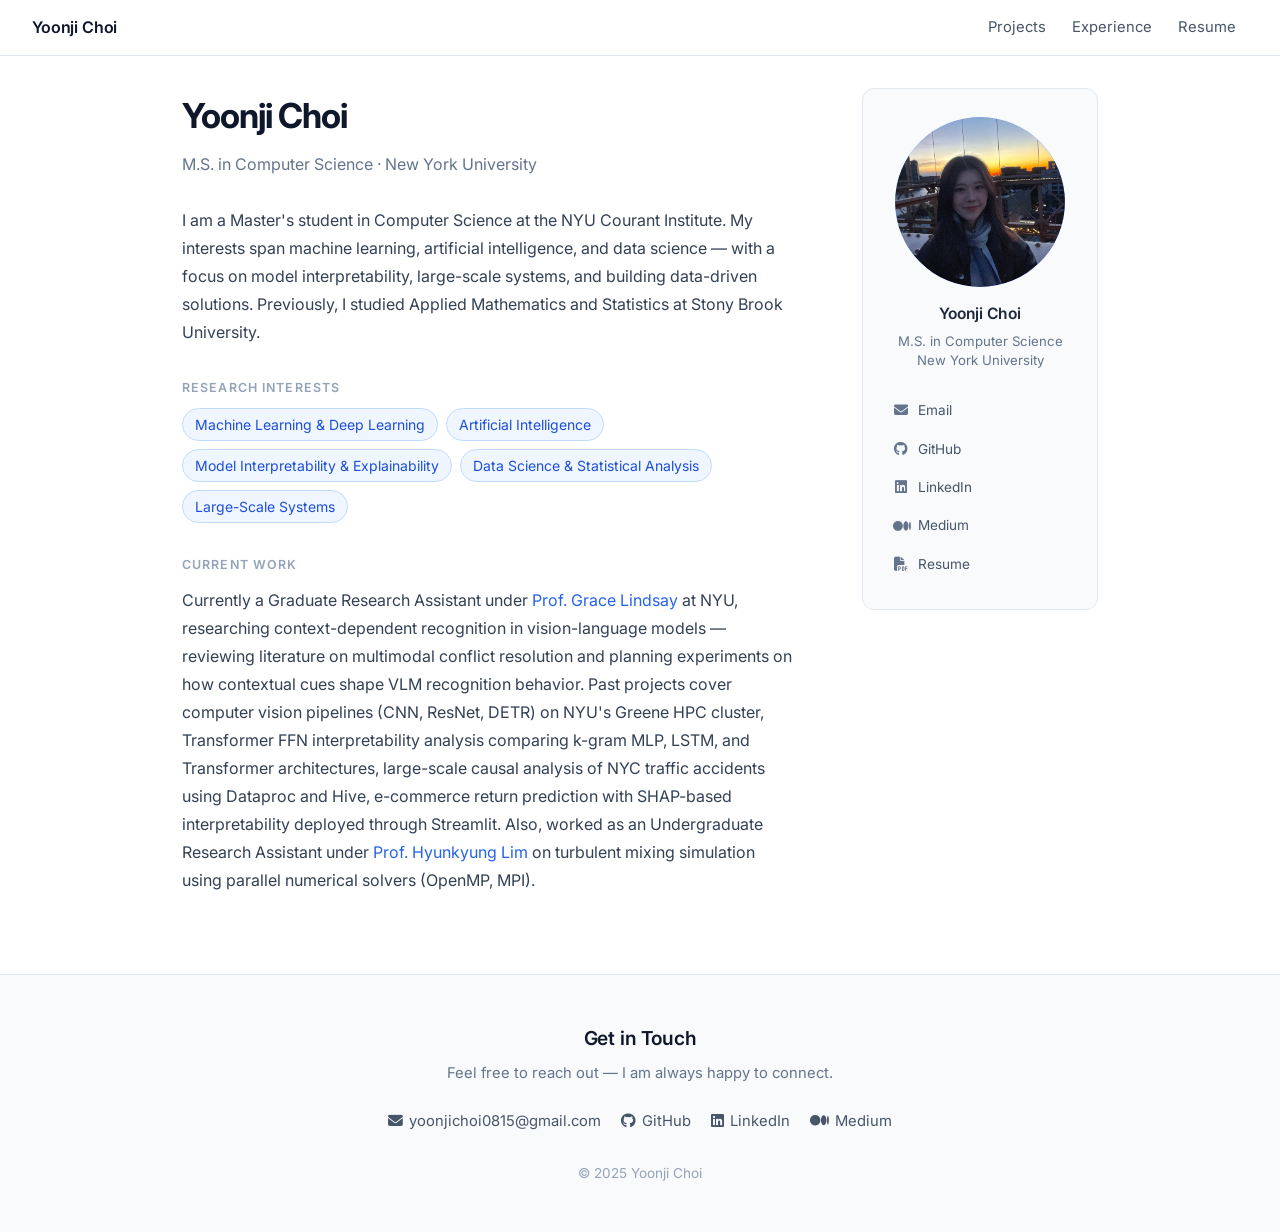
<file: index.html>
<!DOCTYPE html>
<html lang="en">

<head>
  <meta charset="UTF-8">
  <meta name="viewport" content="width=device-width, initial-scale=1.0">
  <title>Yoonji Choi</title>
  <link rel="stylesheet" href="style.css">
  <link rel="preconnect" href="https://fonts.googleapis.com">
  <link rel="preconnect" href="https://fonts.gstatic.com" crossorigin>
  <link href="https://fonts.googleapis.com/css2?family=Inter:wght@400;500;600;700&display=swap" rel="stylesheet">
  <link rel="stylesheet" href="https://cdnjs.cloudflare.com/ajax/libs/font-awesome/6.4.0/css/all.min.css">
</head>

<body>

  <!-- ── Navigation ── -->
  <header class="topbar">
    <a href="index.html" class="topbar-brand">Yoonji Choi</a>
    <nav class="topbar-nav">
      <a href="projects.html">Projects</a>
      <a href="experience.html">Experience</a>
      <a href="Resume.pdf?v=2" target="_blank">Resume</a>
      <!-- <a href="#contact">Contact</a> -->
    </nav>
    <button class="menu-toggle" id="menuToggle" aria-label="Open menu">
      <i class="fas fa-bars"></i>
    </button>
  </header>

  <!-- ── Hero ── -->
  <main>
    <section class="hero">

      <!-- Left: intro -->
      <div class="hero-left">
        <h1>Yoonji Choi</h1>
        <p class="hero-affiliation">M.S. in Computer Science &middot; New York University</p>

        <p class="hero-bio">
          I am a Master's student in Computer Science at the NYU Courant Institute. My interests span machine learning,
          artificial intelligence, and data science — with a focus on model interpretability, large-scale systems, and
          building data-driven solutions.
          Previously, I studied Applied Mathematics and Statistics at Stony Brook University.
        </p>

        <p class="hero-section-label">Research Interests</p>
        <ul class="interests-list">
          <li>Machine Learning &amp; Deep Learning</li>
          <li>Artificial Intelligence</li>
          <li>Model Interpretability &amp; Explainability</li>
          <li>Data Science &amp; Statistical Analysis</li>
          <li>Large-Scale Systems</li>
        </ul>

        <p class="hero-section-label">Current Work</p>
        <p class="current-work-text">
          Currently a Graduate Research Assistant under
          <a class="prof-link" href="https://gracewlindsay.com/" target="_blank" rel="noopener noreferrer">Prof. Grace
            Lindsay</a>
          at NYU, researching context-dependent recognition in vision-language models —
          reviewing literature on multimodal conflict resolution and planning
          experiments on how contextual cues shape VLM recognition behavior.

          Past projects cover computer vision pipelines (CNN, ResNet, DETR) on NYU's Greene HPC cluster, Transformer FFN
          interpretability analysis comparing k-gram MLP, LSTM, and Transformer architectures, large-scale causal
          analysis of NYC traffic accidents using Dataproc and Hive, e-commerce return prediction with SHAP-based
          interpretability deployed through Streamlit.
          Also, worked as an Undergraduate Research Assistant under
          <a class="prof-link" href="https://www.ams.stonybrook.edu/~hyulim/" target="_blank"
            rel="noopener noreferrer">Prof. Hyunkyung Lim</a>
          on turbulent mixing simulation using parallel numerical
          solvers (OpenMP, MPI).
        </p>
      </div>

      <!-- Right: profile card -->
      <aside class="profile-card">
        <div class="profile-photo">
          <img src="images/profile.jpg" alt="Yoonji Choi">
        </div>
        <div class="profile-card-body">
          <div class="profile-name">Yoonji Choi</div>
          <div class="profile-title">M.S. in Computer Science<br>New York University</div>
          <div class="profile-links">
            <a href="mailto:yoonjichoi0815@gmail.com" class="profile-link">
              <i class="fas fa-envelope"></i>
              <span>Email</span>
            </a>
            <a href="https://github.com/yoonjichoi0815" class="profile-link" target="_blank" rel="noopener">
              <i class="fab fa-github"></i>
              <span>GitHub</span>
            </a>
            <a href="https://www.linkedin.com/in/yoonjichoi/" class="profile-link" target="_blank" rel="noopener">
              <i class="fab fa-linkedin"></i>
              <span>LinkedIn</span>
            </a>
            <a href="https://medium.com/@yoonjichoi0815" class="profile-link" target="_blank" rel="noopener">
              <i class="fab fa-medium"></i>
              <span>Medium</span>
            </a>
            <a href="Resume.pdf?v=2" class="profile-link" target="_blank">
              <i class="fas fa-file-pdf"></i>
              <span>Resume</span>
            </a>
          </div>
        </div>
      </aside>

    </section>
  </main>

  <!-- ── Footer / Contact ── -->
  <footer class="footer" id="contact">
    <div class="footer-inner">
      <p class="footer-heading">Get in Touch</p>
      <p class="footer-sub">
        Feel free to reach out — I am always happy to connect.
      </p>
      <div class="footer-links">
        <a href="mailto:yoonjichoi0815@gmail.com">
          <i class="fas fa-envelope"></i> yoonjichoi0815@gmail.com
        </a>
        <a href="https://github.com/yoonjichoi0815" target="_blank" rel="noopener">
          <i class="fab fa-github"></i> GitHub
        </a>
        <a href="https://www.linkedin.com/in/yoonjichoi/" target="_blank" rel="noopener">
          <i class="fab fa-linkedin"></i> LinkedIn
        </a>
        <a href="#" target="_blank" rel="noopener">
          <i class="fab fa-medium"></i> Medium
        </a>
      </div>
      <p class="footer-copy">&copy; 2025 Yoonji Choi</p>
    </div>
  </footer>

  <script src="script.js"></script>
</body>

</html>
</file>
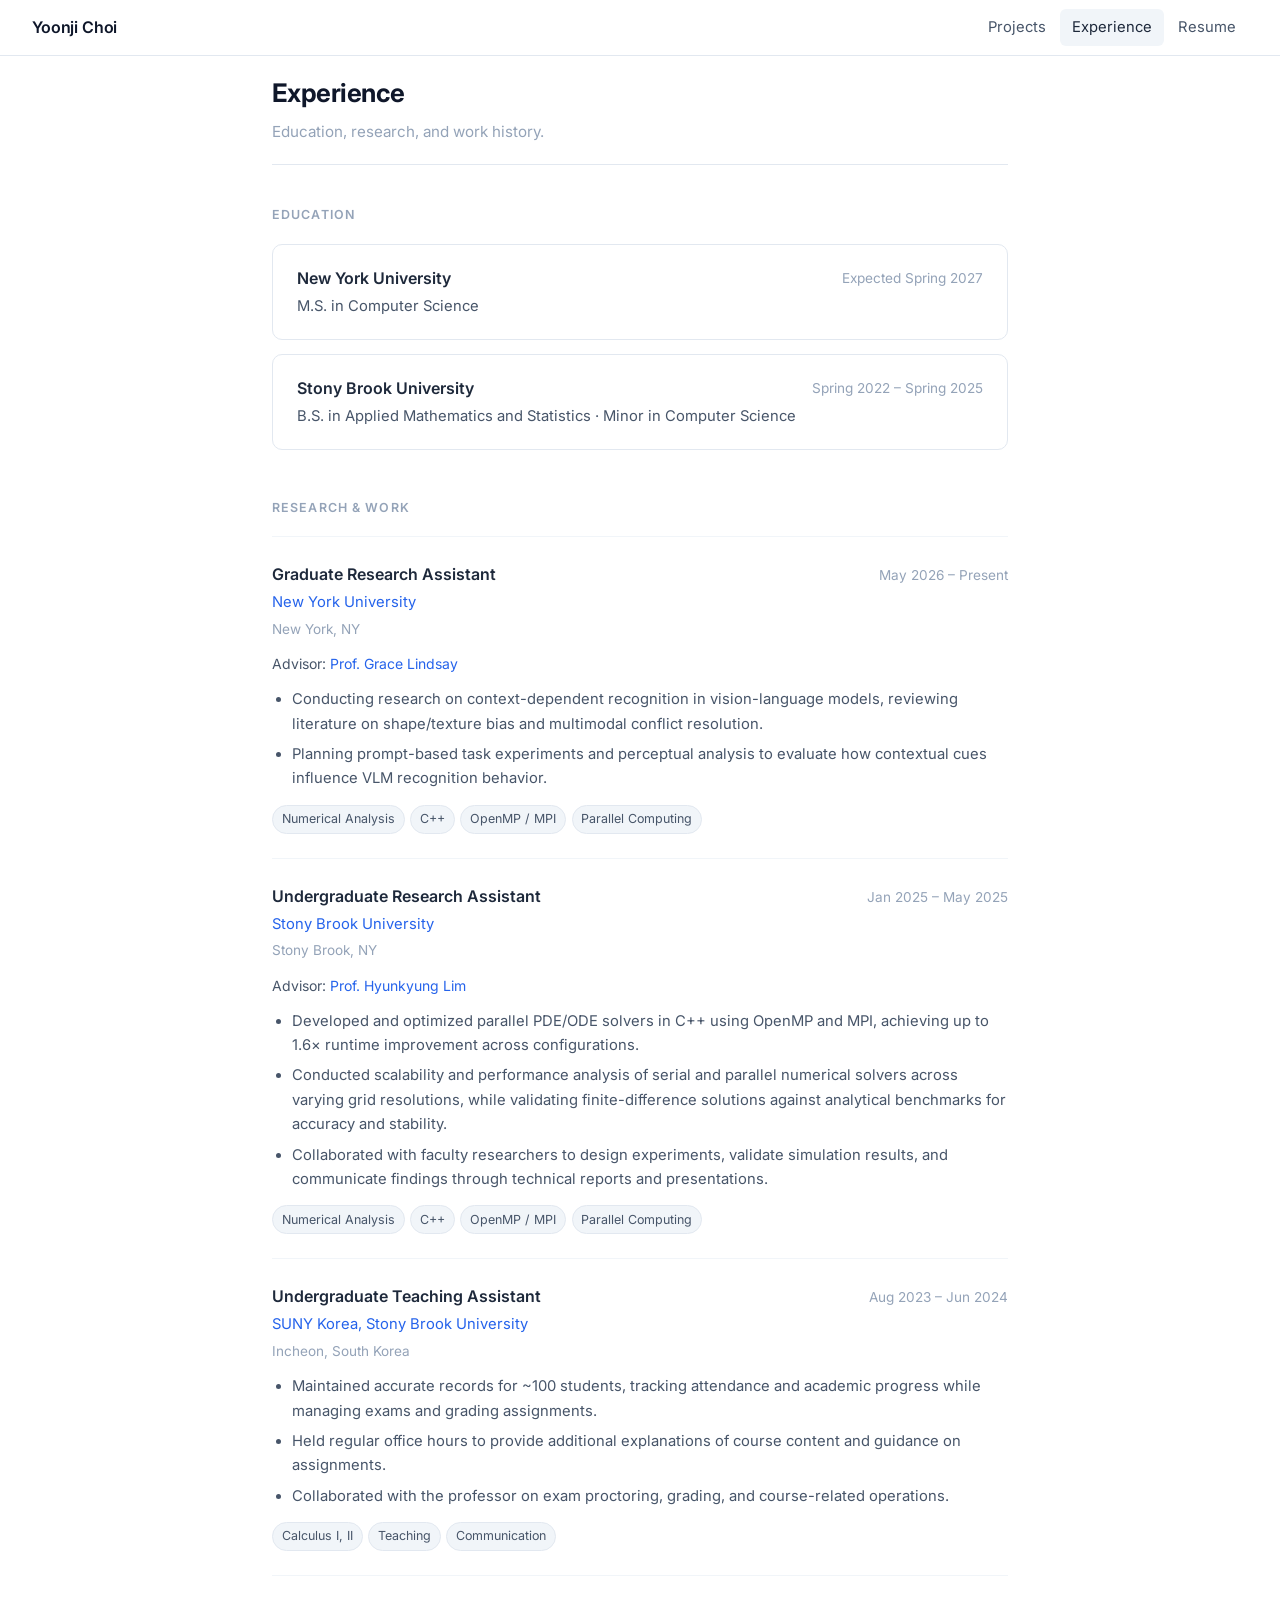
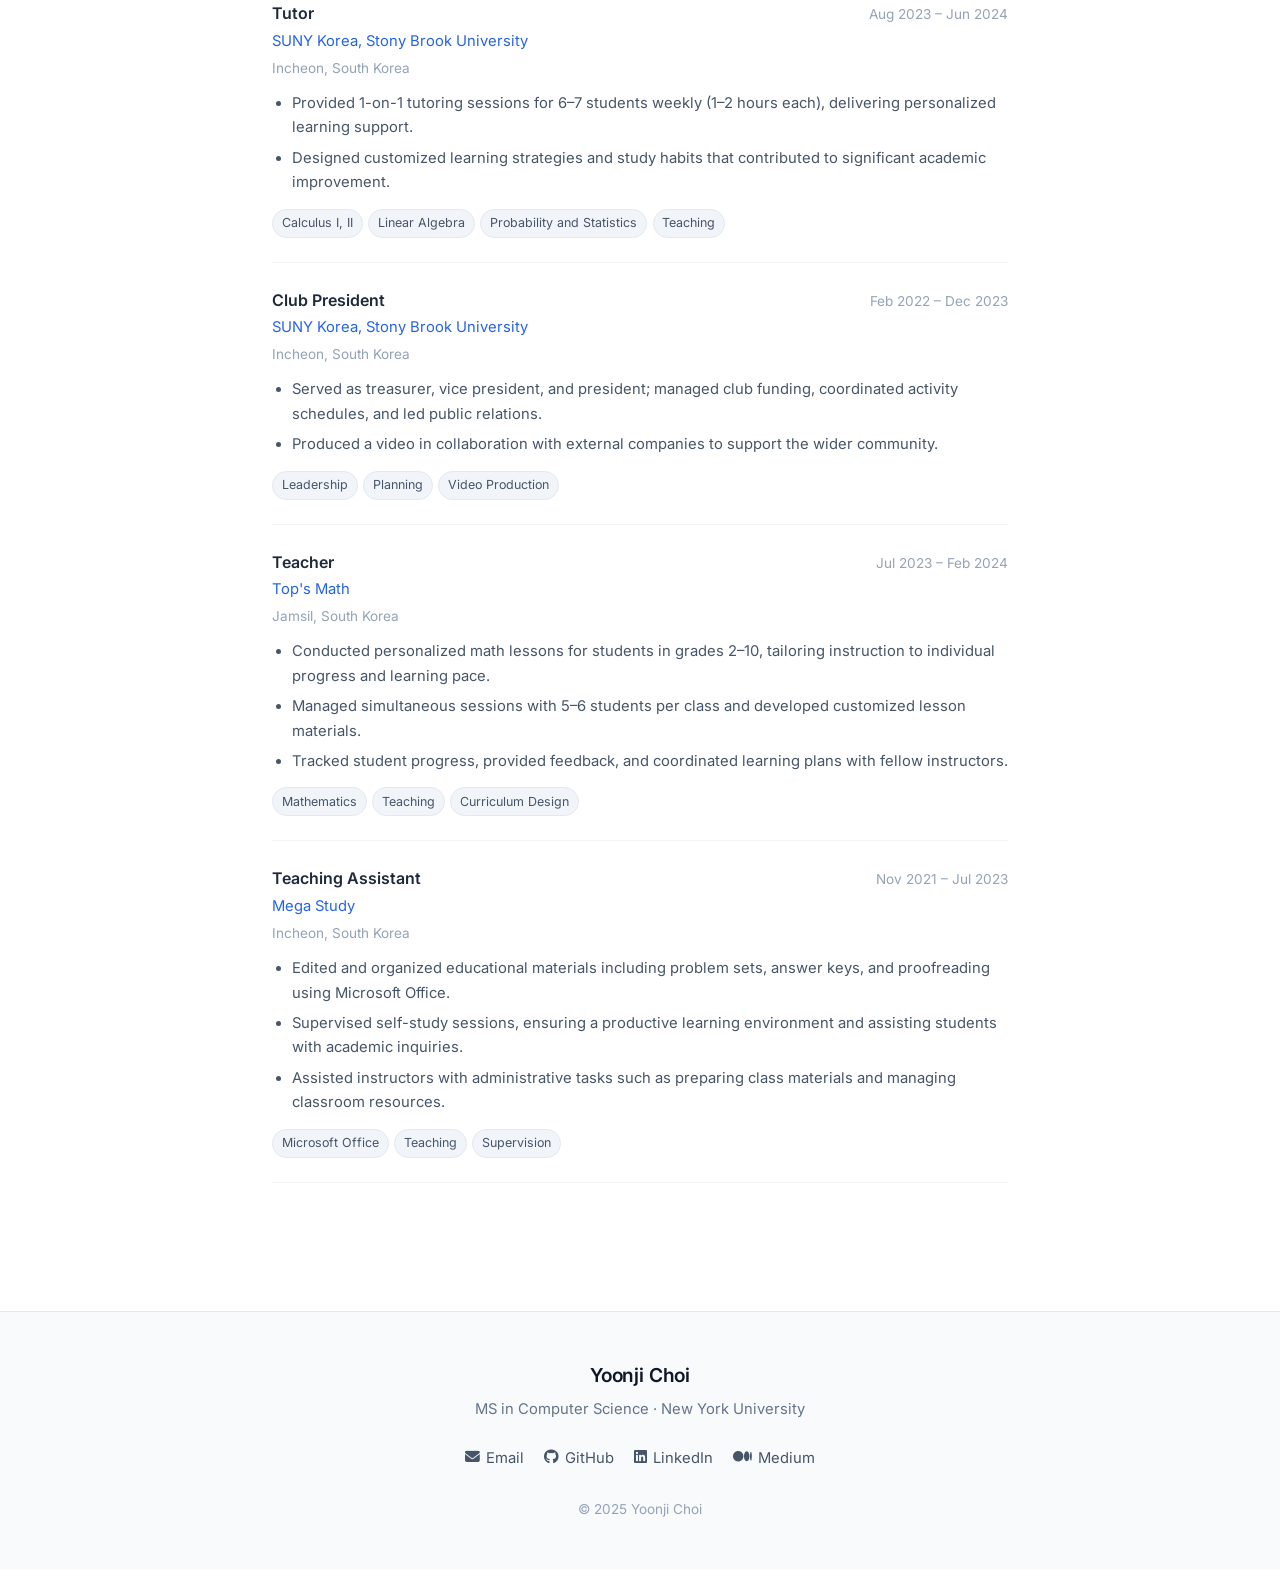
<file: experience.html>
<!DOCTYPE html>
<html lang="en">

<head>
  <meta charset="UTF-8">
  <meta name="viewport" content="width=device-width, initial-scale=1.0">
  <title>Experience — Yoonji Choi</title>
  <link rel="stylesheet" href="style.css">
  <link rel="preconnect" href="https://fonts.googleapis.com">
  <link rel="preconnect" href="https://fonts.gstatic.com" crossorigin>
  <link href="https://fonts.googleapis.com/css2?family=Inter:wght@400;500;600;700&display=swap" rel="stylesheet">
  <link rel="stylesheet" href="https://cdnjs.cloudflare.com/ajax/libs/font-awesome/6.4.0/css/all.min.css">
</head>

<body>

  <!-- ── Navigation ── -->
  <header class="topbar">
    <a href="index.html" class="topbar-brand">Yoonji Choi</a>
    <nav class="topbar-nav">
      <a href="projects.html">Projects</a>
      <a href="experience.html">Experience</a>
      <a href="Resume.pdf" target="_blank">Resume</a>
    </nav>
    <button class="menu-toggle" id="menuToggle" aria-label="Open menu">
      <i class="fas fa-bars"></i>
    </button>
  </header>

  <!-- ── Content ── -->
  <main class="page">

    <div class="page-header">
      <h1 class="page-title">Experience</h1>
      <p class="page-desc">Education, research, and work history.</p>
    </div>

    <!-- Education -->
    <div class="edu-block">
      <p class="section-label">Education</p>
      <div class="edu-items">

        <div class="edu-item">
          <span class="edu-school">New York University</span>
          <span class="edu-period">Expected Spring 2027</span>
          <span class="edu-degree">M.S. in Computer Science</span>
        </div>

        <div class="edu-item">
          <span class="edu-school">Stony Brook University</span>
          <span class="edu-period">Spring 2022 – Spring 2025</span>
          <span class="edu-degree">B.S. in Applied Mathematics and Statistics &middot; Minor in Computer Science</span>
        </div>

      </div>
    </div>

    <!-- Experience -->
    <div class="exp-block">
      <p class="section-label">Research &amp; Work</p>
      <div class="exp-list">
        <!-- Graduate Research Assistant -->
        <div class="exp-item">
          <div class="exp-header">
            <span class="exp-role">Graduate Research Assistant</span>
            <span class="exp-period">May 2026 – Present</span>
          </div>
          <div class="exp-org">New York University</div>
          <div class="exp-location">New York, NY</div>
          <div class="exp-advisor">Advisor: <a class="prof-link" href="https://gracewlindsay.com/" target="_blank"
              rel="noopener noreferrer">Prof. Grace Lindsay</a></div>
          <ul class="exp-bullets">
            <li>Conducting research on context-dependent recognition in vision-language models, reviewing literature on
              shape/texture bias and multimodal conflict resolution.</li>
            <li>Planning prompt-based task experiments and perceptual analysis to evaluate how contextual cues influence
              VLM recognition behavior.
            </li>
          </ul>
          <div class="exp-tags">
            <span class="tag">Numerical Analysis</span>
            <span class="tag">C++</span>
            <span class="tag">OpenMP / MPI</span>
            <span class="tag">Parallel Computing</span>
          </div>
        </div>

        <!-- Undergraduate Research Assistant -->
        <div class="exp-item">
          <div class="exp-header">
            <span class="exp-role">Undergraduate Research Assistant</span>
            <span class="exp-period">Jan 2025 – May 2025</span>
          </div>
          <div class="exp-org">Stony Brook University</div>
          <div class="exp-location">Stony Brook, NY</div>
          <div class="exp-advisor">Advisor: <a class="prof-link" href="https://www.ams.stonybrook.edu/~hyulim/"
              target="_blank" rel="noopener noreferrer">Prof. Hyunkyung Lim</a></div>
          <ul class="exp-bullets">
            <li>Developed and optimized parallel PDE/ODE solvers in C++ using OpenMP and MPI, achieving up to 1.6×
              runtime improvement across configurations.</li>
            <li>Conducted scalability and performance analysis of serial and parallel numerical
              solvers across varying grid resolutions, while validating finite-difference
              solutions against analytical benchmarks for accuracy and stability.</li>
            <li>Collaborated with faculty researchers to design experiments,
              validate simulation results, and communicate findings through technical reports and presentations.
            </li>
          </ul>
          <div class="exp-tags">
            <span class="tag">Numerical Analysis</span>
            <span class="tag">C++</span>
            <span class="tag">OpenMP / MPI</span>
            <span class="tag">Parallel Computing</span>
          </div>
        </div>

        <!-- Undergraduate Teaching Assistant -->
        <div class="exp-item">
          <div class="exp-header">
            <span class="exp-role">Undergraduate Teaching Assistant</span>
            <span class="exp-period">Aug 2023 – Jun 2024</span>
          </div>
          <div class="exp-org">SUNY Korea, Stony Brook University</div>
          <div class="exp-location">Incheon, South Korea</div>
          <ul class="exp-bullets">
            <li>Maintained accurate records for ~100 students, tracking attendance and academic progress while managing
              exams and grading assignments.</li>
            <li>Held regular office hours to provide additional explanations of course content and guidance on
              assignments.</li>
            <li>Collaborated with the professor on exam proctoring, grading, and course-related operations.</li>
          </ul>
          <div class="exp-tags">
            <span class="tag">Calculus I, II</span>
            <span class="tag">Teaching</span>
            <span class="tag">Communication</span>
          </div>
        </div>

        <!-- Tutor -->
        <div class="exp-item">
          <div class="exp-header">
            <span class="exp-role">Tutor</span>
            <span class="exp-period">Aug 2023 – Jun 2024</span>
          </div>
          <div class="exp-org">SUNY Korea, Stony Brook University</div>
          <div class="exp-location">Incheon, South Korea</div>
          <ul class="exp-bullets">
            <li>Provided 1-on-1 tutoring sessions for 6–7 students weekly (1–2 hours each), delivering personalized
              learning support.</li>
            <li>Designed customized learning strategies and study habits that contributed to significant academic
              improvement.</li>
          </ul>
          <div class="exp-tags">
            <span class="tag">Calculus I, II</span>
            <span class="tag">Linear Algebra</span>
            <span class="tag">Probability and Statistics</span>
            <span class="tag">Teaching</span>
          </div>
        </div>

        <!-- Club President -->
        <div class="exp-item">
          <div class="exp-header">
            <span class="exp-role">Club President</span>
            <span class="exp-period">Feb 2022 – Dec 2023</span>
          </div>
          <div class="exp-org">SUNY Korea, Stony Brook University</div>
          <div class="exp-location">Incheon, South Korea</div>
          <ul class="exp-bullets">
            <li>Served as treasurer, vice president, and president; managed club funding, coordinated activity
              schedules, and led public relations.</li>
            <li>Produced a video in collaboration with external companies to support the wider community.</li>
          </ul>
          <div class="exp-tags">
            <span class="tag">Leadership</span>
            <span class="tag">Planning</span>
            <span class="tag">Video Production</span>
          </div>
        </div>

        <!-- Teacher, Top's Math -->
        <div class="exp-item">
          <div class="exp-header">
            <span class="exp-role">Teacher</span>
            <span class="exp-period">Jul 2023 – Feb 2024</span>
          </div>
          <div class="exp-org">Top's Math</div>
          <div class="exp-location">Jamsil, South Korea</div>
          <ul class="exp-bullets">
            <li>Conducted personalized math lessons for students in grades 2–10, tailoring instruction to individual
              progress and learning pace.</li>
            <li>Managed simultaneous sessions with 5–6 students per class and developed customized lesson materials.
            </li>
            <li>Tracked student progress, provided feedback, and coordinated learning plans with fellow instructors.
            </li>
          </ul>
          <div class="exp-tags">
            <span class="tag">Mathematics</span>
            <span class="tag">Teaching</span>
            <span class="tag">Curriculum Design</span>
          </div>
        </div>

        <!-- Teaching Assistant, Mega Study -->
        <div class="exp-item">
          <div class="exp-header">
            <span class="exp-role">Teaching Assistant</span>
            <span class="exp-period">Nov 2021 – Jul 2023</span>
          </div>
          <div class="exp-org">Mega Study</div>
          <div class="exp-location">Incheon, South Korea</div>
          <ul class="exp-bullets">
            <li>Edited and organized educational materials including problem sets, answer keys, and proofreading using
              Microsoft Office.</li>
            <li>Supervised self-study sessions, ensuring a productive learning environment and assisting students with
              academic inquiries.</li>
            <li>Assisted instructors with administrative tasks such as preparing class materials and managing classroom
              resources.</li>
          </ul>
          <div class="exp-tags">
            <span class="tag">Microsoft Office</span>
            <span class="tag">Teaching</span>
            <span class="tag">Supervision</span>
          </div>
        </div>

      </div>
    </div>

  </main>

  <!-- ── Footer ── -->
  <footer class="footer">
    <div class="footer-inner">
      <p class="footer-heading">Yoonji Choi</p>
      <p class="footer-sub">MS in Computer Science &middot; New York University</p>
      <div class="footer-links">
        <a href="mailto:yoonjichoi0815@gmail.com"><i class="fas fa-envelope"></i> Email</a>
        <a href="https://github.com/yoonjichoi0815" target="_blank" rel="noopener"><i class="fab fa-github"></i>
          GitHub</a>
        <a href="https://www.linkedin.com/in/yoonjichoi/" target="_blank" rel="noopener"><i class="fab fa-linkedin"></i>
          LinkedIn</a>
        <a href="#" target="_blank" rel="noopener"><i class="fab fa-medium"></i> Medium</a>
      </div>
      <p class="footer-copy">&copy; 2025 Yoonji Choi</p>
    </div>
  </footer>

  <script src="script.js"></script>
</body>

</html>
</file>
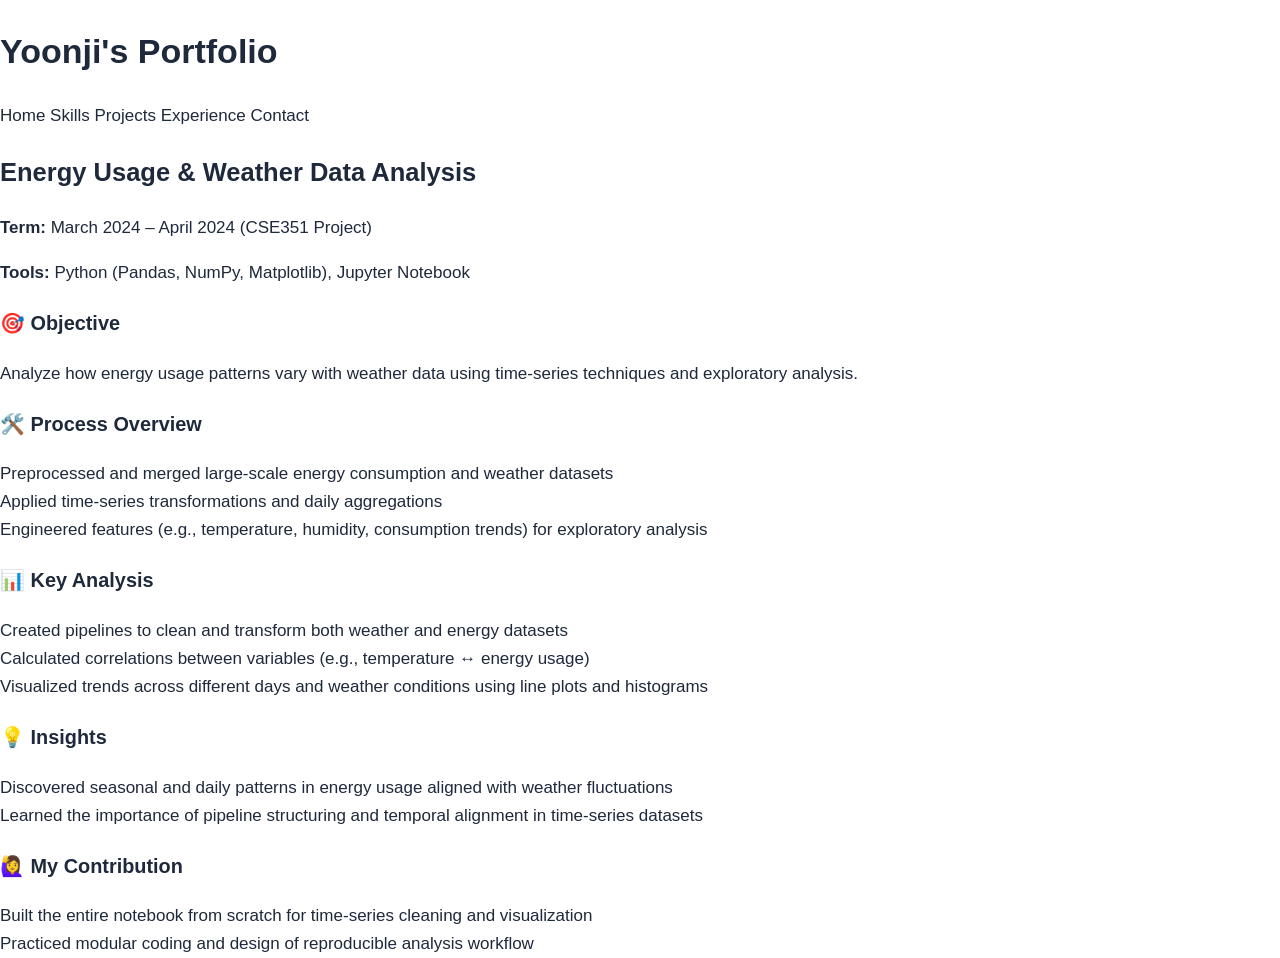
<file: project-energy-usage.html>
<!-- project-energy.html -->
<!DOCTYPE html>
<html lang="en">

<head>
    <meta charset="UTF-8" />
    <meta name="viewport" content="width=device-width, initial-scale=1.0" />
    <title>Energy Usage & Weather Data Analysis</title>
    <link rel="stylesheet" href="style.css" />
</head>

<body>
    <!-- 공통 헤더 (index.html과 동일하게 복사) -->
    <header class="header">
        <div class="container">
            <h1 class="logo">Yoonji's Portfolio</h1>
            <nav class="navbar">
                <a href="index.html#home">Home</a>
                <a href="index.html#skill" class="nav-button">Skills</a>
                <a href="index.html#projects" class="nav-button">Projects</a>
                <a href="index.html#experience" class="nav-button">Experience</a>
                <a href="index.html#contact" class="nav-button">Contact</a>
            </nav>
        </div>
    </header>

    <section class="project-detail">
        <h2>Energy Usage & Weather Data Analysis</h2>

        <p><strong>Term:</strong> March 2024 – April 2024 (CSE351 Project)</p>
        <p><strong>Tools:</strong> Python (Pandas, NumPy, Matplotlib), Jupyter Notebook</p>

        <h3>🎯 Objective</h3>
        <p>
            Analyze how energy usage patterns vary with weather data using time-series techniques and exploratory
            analysis.
        </p>

        <h3>🛠️ Process Overview</h3>
        <ul>
            <li>Preprocessed and merged large-scale energy consumption and weather datasets</li>
            <li>Applied time-series transformations and daily aggregations</li>
            <li>Engineered features (e.g., temperature, humidity, consumption trends) for exploratory analysis</li>
        </ul>

        <h3>📊 Key Analysis</h3>
        <ul>
            <li>Created pipelines to clean and transform both weather and energy datasets</li>
            <li>Calculated correlations between variables (e.g., temperature ↔ energy usage)</li>
            <li>Visualized trends across different days and weather conditions using line plots and histograms</li>
        </ul>

        <h3>💡 Insights</h3>
        <ul>
            <li>Discovered seasonal and daily patterns in energy usage aligned with weather fluctuations</li>
            <li>Learned the importance of pipeline structuring and temporal alignment in time-series datasets</li>
        </ul>

        <h3>🙋‍♀️ My Contribution</h3>
        <ul>
            <li>Built the entire notebook from scratch for time-series cleaning and visualization</li>
            <li>Practiced modular coding and design of reproducible analysis workflow</li>
        </ul>
    </section>
</body>

</html>
</file>
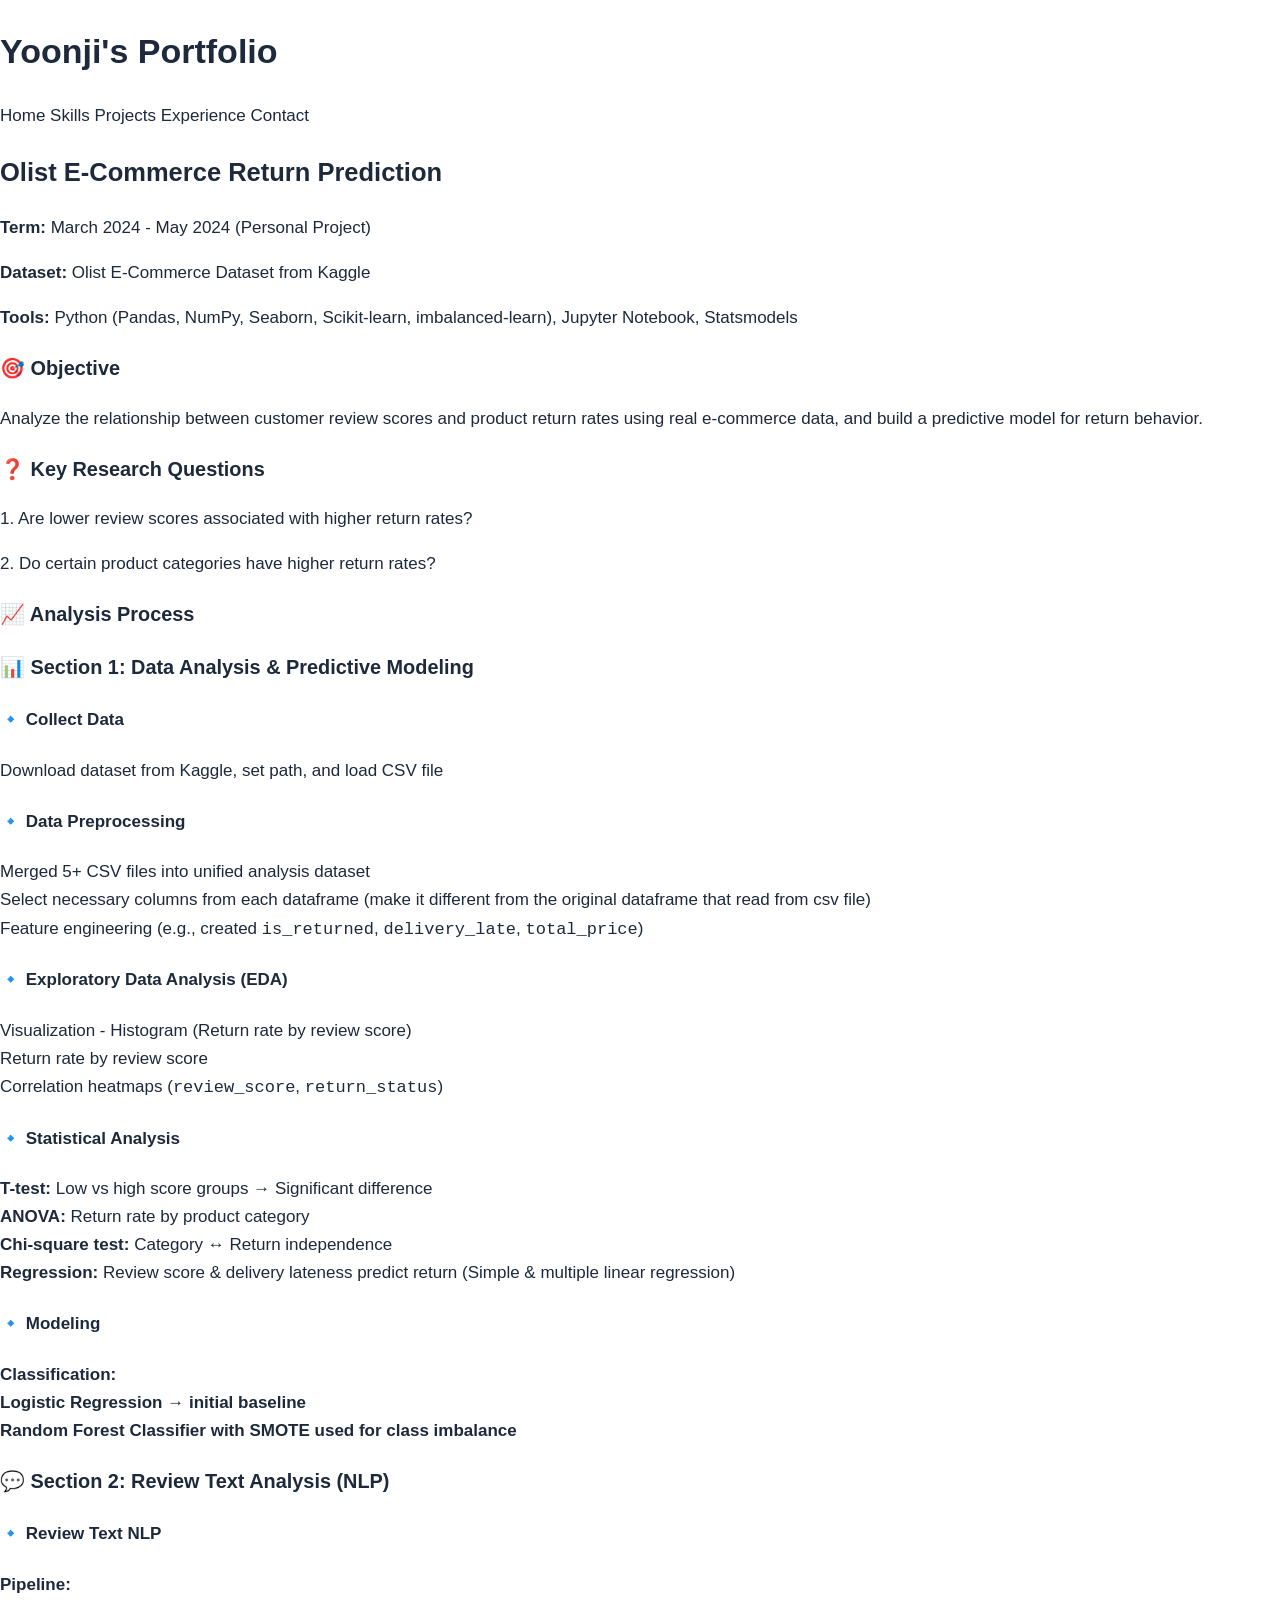
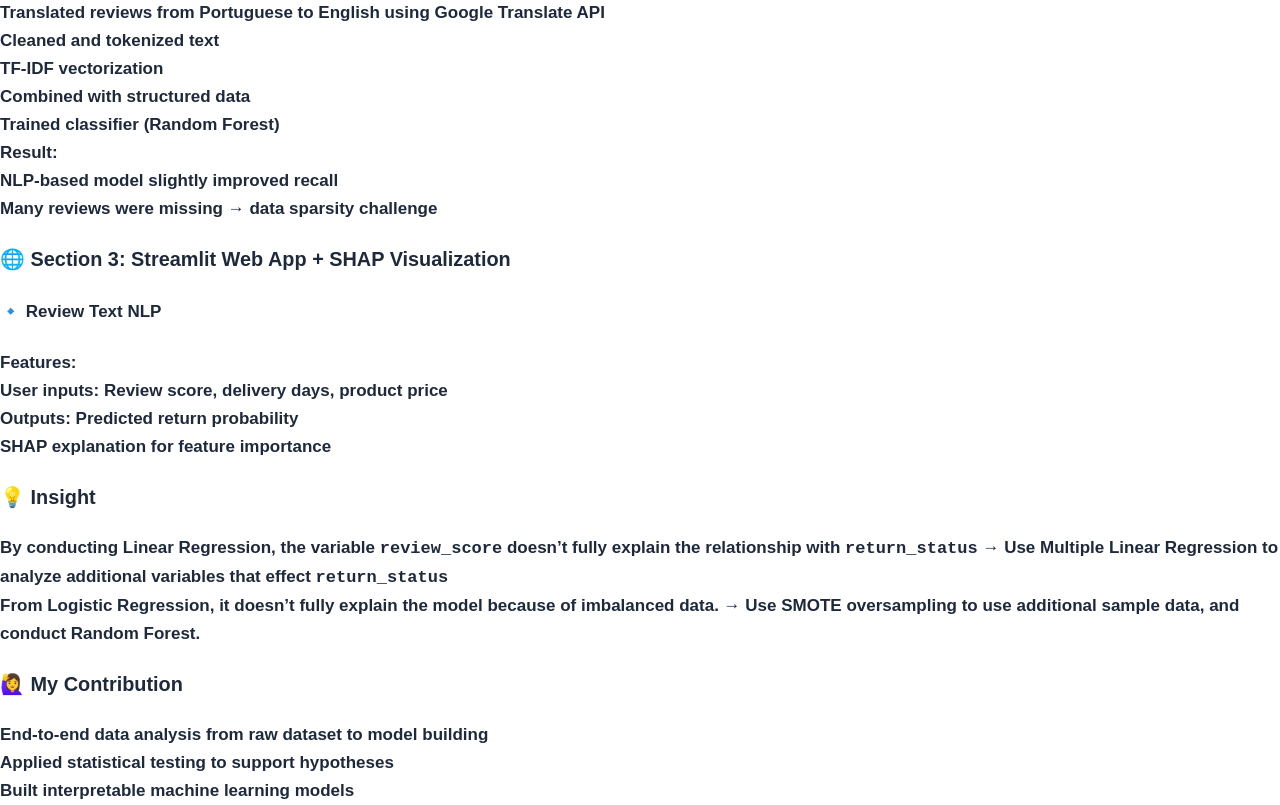
<file: project-olist.html>
<!-- project-olist.html -->
<!DOCTYPE html>
<html lang="en">

<head>
    <meta charset="UTF-8">
    <meta name="viewport" content="width=device-width, initial-scale=1.0">
    <title>Olist E-Commerce Return Prediction</title>
    <link rel="stylesheet" href="style.css">
</head>

<body>
    <!-- 공통 헤더 (index.html과 동일하게 복사) -->
    <header class="header">
        <div class="container">
            <h1 class="logo">Yoonji's Portfolio</h1>
            <nav class="navbar">
                <a href="index.html#home">Home</a>
                <a href="index.html#skill" class="nav-button">Skills</a>
                <a href="index.html#projects" class="nav-button">Projects</a>
                <a href="index.html#experience" class="nav-button">Experience</a>
                <a href="index.html#contact" class="nav-button">Contact</a>
            </nav>
        </div>
    </header>

    <section class="project-detail">
        <h2>Olist E-Commerce Return Prediction</h2>

        <p><strong>Term:</strong> March 2024 - May 2024 (Personal Project)</p>
        <p><strong>Dataset:</strong> Olist E-Commerce Dataset from Kaggle</p>
        <p><strong>Tools:</strong> Python (Pandas, NumPy, Seaborn, Scikit-learn, imbalanced-learn), Jupyter Notebook,
            Statsmodels</p>

        <h3>🎯 Objective</h3>
        <p>Analyze the relationship between customer review scores and product return rates using real e-commerce data,
            and build a
            predictive model for return behavior.</p>

        <h3>❓ Key Research Questions</h3>
        <p>1. Are lower review scores associated with higher return rates?</p>
        <p>2. Do certain product categories have higher return rates?</p>

        <h3>📈 Analysis Process</h3>
        <h3>📊 Section 1: Data Analysis & Predictive Modeling</h3>
        <h4>🔹 Collect Data</h4>
        <ul>
            <li>Download dataset from Kaggle, set path, and load CSV file</li>
        </ul>

        <h4>🔹 Data Preprocessing</h4>
        <ul>
            <li>Merged 5+ CSV files into unified analysis dataset</li>
            <li>Select necessary columns from each dataframe (make it different from the original dataframe that read
                from csv file)</li>
            <li>Feature engineering (e.g., created <code>is_returned</code>, <code>delivery_late</code>,
                <code>total_price</code>)
            </li>
        </ul>

        <h4>🔹 Exploratory Data Analysis (EDA)</h4>
        <ul>
            <li>Visualization - Histogram (Return rate by review score)</li>
            <li>Return rate by review score</li>
            <li>Correlation heatmaps (<code>review_score</code>, <code>return_status</code>)</li>
        </ul>

        <h4>🔹 Statistical Analysis</h4>
        <ul>
            <li><strong>T-test:</strong> Low vs high score groups → Significant difference</li>
            <li><strong>ANOVA:</strong> Return rate by product category</li>
            <li><strong>Chi-square test:</strong> Category ↔ Return independence</li>
            <li><strong>Regression:</strong> Review score & delivery lateness predict return (Simple & multiple linear
                regression)</li>
        </ul>

        <h4>🔹 Modeling</h4>
        <ul>
            <li><strong>Classification:
                    <ul>
                        <li>Logistic Regression → initial baseline</li>
                        <li>Random Forest Classifier with SMOTE used for class imbalance</li>
                    </ul>
            </li>
        </ul>

        <h3>💬 Section 2: Review Text Analysis (NLP)</h3>
        <h4>🔹 Review Text NLP</h4>
        <ul>
            <li><strong>Pipeline:
                    <ul>
                        <li>Translated reviews from Portuguese to English using Google Translate API</li>
                        <li>Cleaned and tokenized text</li>
                        <li>TF-IDF vectorization</li>
                        <li>Combined with structured data</li>
                        <li>Trained classifier (Random Forest)</li>
                    </ul>
            </li>
            <li><strong>Result:
                    <ul>
                        <li>NLP-based model slightly improved recall</li>
                        <li>Many reviews were missing → data sparsity challenge</li>
                    </ul>
            </li>
        </ul>

        <h3>🌐 Section 3: Streamlit Web App + SHAP Visualization</h3>
        <h4>🔹 Review Text NLP</h4>
        <ul>
            <li><strong>Features:
                    <ul>
                        <li>User inputs: Review score, delivery days, product price</li>
                        <li>Outputs: Predicted return probability</li>
                        <li>SHAP explanation for feature importance</li>
                    </ul>
            </li>
        </ul>

        <h3>💡 Insight</h3>
        <ul>
            <li>By conducting Linear Regression, the variable <code>review_score</code> doesn’t fully explain the
                relationship with
                <code>return_status</code> →
                Use Multiple Linear Regression to analyze additional variables that effect <code>return_status</code>
            </li>
            <li>From Logistic Regression, it doesn’t fully explain the model because of imbalanced data. → Use SMOTE
                oversampling to use
                additional sample data, and conduct Random Forest.</li>
        </ul>

        <h3>🙋‍♀️ My Contribution</h3>
        <ul>
            <li>End-to-end data analysis from raw dataset to model building</li>
            <li>Applied statistical testing to support hypotheses</li>
            <li>Built interpretable machine learning models</li>
        </ul>
    </section>
</body>

</html>
</file>
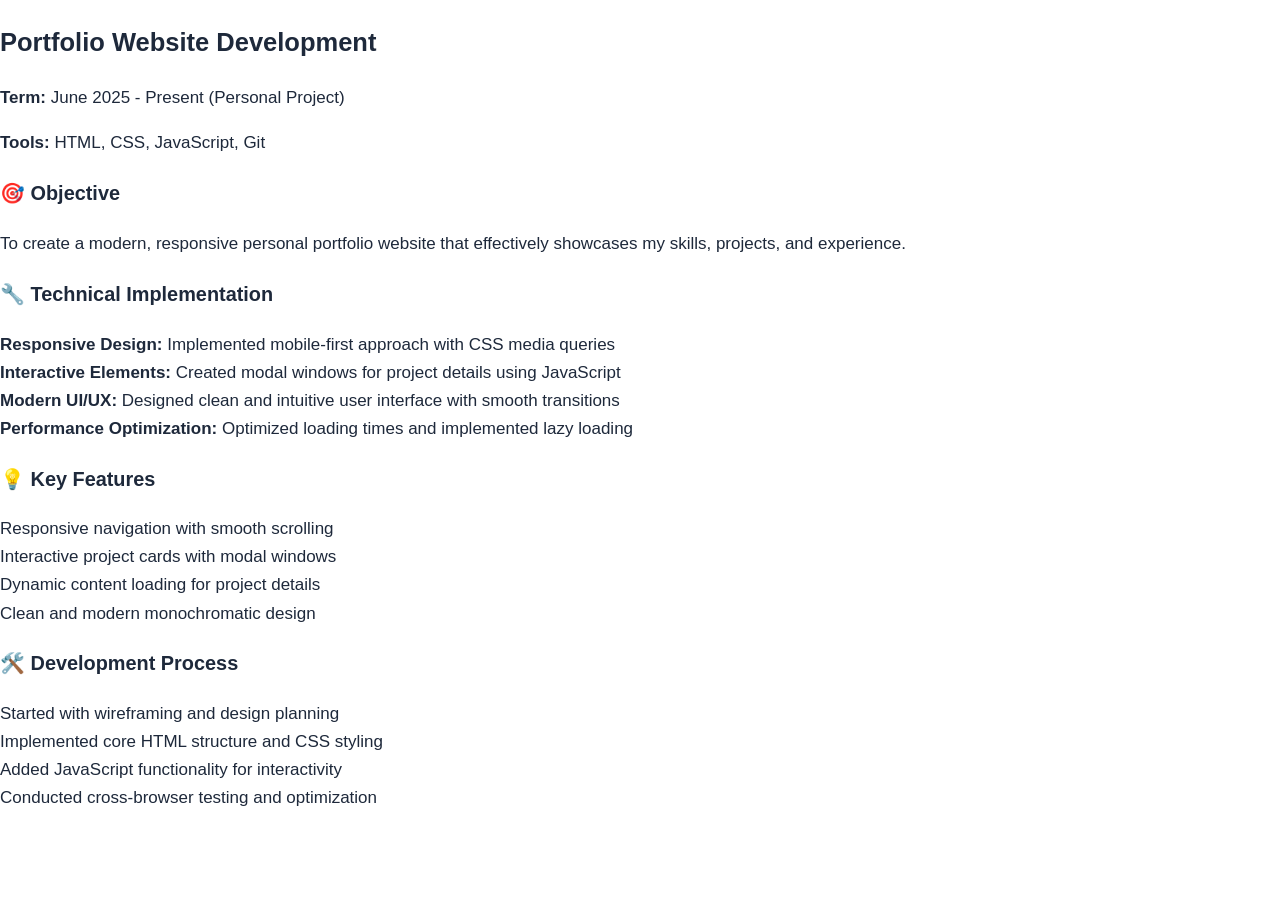
<file: project-portfolio.html>
<!-- project-portfolio.html -->
<!DOCTYPE html>
<html lang="en">

<head>
    <meta charset="UTF-8">
    <meta name="viewport" content="width=device-width, initial-scale=1.0">
    <title>Portfolio Website Development</title>
    <link rel="stylesheet" href="style.css">
</head>

<body>
    <section class="project-detail">
        <h2>Portfolio Website Development</h2>

        <p><strong>Term:</strong> June 2025 - Present (Personal Project)</p>
        <p><strong>Tools:</strong> HTML, CSS, JavaScript, Git</p>

        <h3>🎯 Objective</h3>
        <p>To create a modern, responsive personal portfolio website that effectively showcases my skills, projects, and experience.</p>

        <h3>🔧 Technical Implementation</h3>
        <ul>
            <li><strong>Responsive Design:</strong> Implemented mobile-first approach with CSS media queries</li>
            <li><strong>Interactive Elements:</strong> Created modal windows for project details using JavaScript</li>
            <li><strong>Modern UI/UX:</strong> Designed clean and intuitive user interface with smooth transitions</li>
            <li><strong>Performance Optimization:</strong> Optimized loading times and implemented lazy loading</li>
        </ul>

        <h3>💡 Key Features</h3>
        <ul>
            <li>Responsive navigation with smooth scrolling</li>
            <li>Interactive project cards with modal windows</li>
            <li>Dynamic content loading for project details</li>
            <li>Clean and modern monochromatic design</li>
        </ul>

        <h3>🛠️ Development Process</h3>
        <ul>
            <li>Started with wireframing and design planning</li>
            <li>Implemented core HTML structure and CSS styling</li>
            <li>Added JavaScript functionality for interactivity</li>
            <li>Conducted cross-browser testing and optimization</li>
        </ul>
    </section>
</body>

</html>
</file>
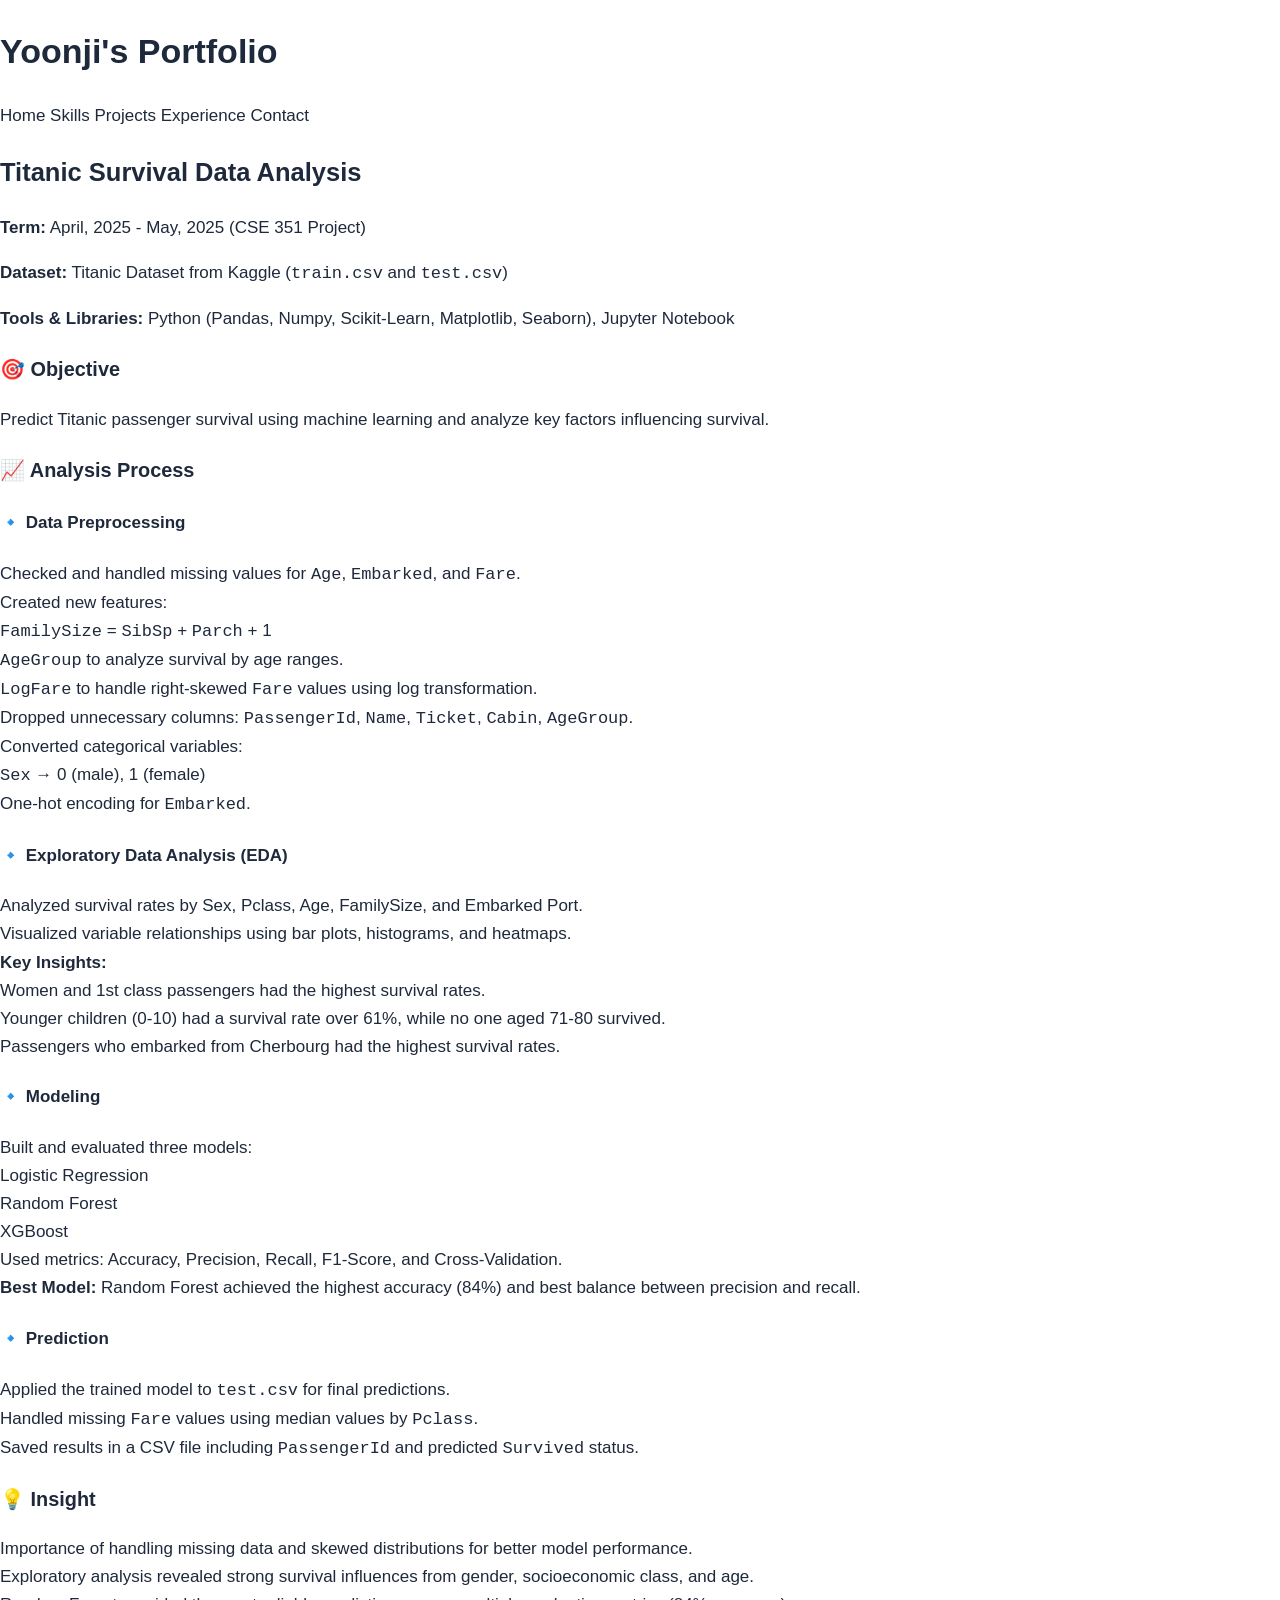
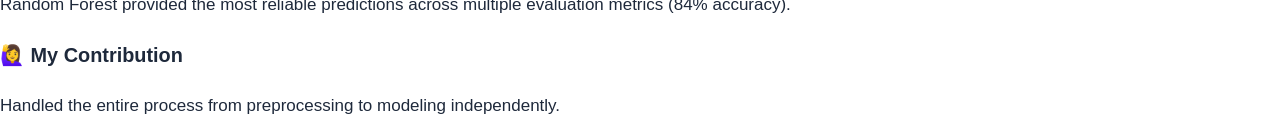
<file: project-titanic.html>
<!-- project-titanic.html -->
<!DOCTYPE html>
<html lang="en">

<head>
    <meta charset="UTF-8">
    <meta name="viewport" content="width=device-width, initial-scale=1.0">
    <title>Titanic Survival Data Analysis</title>
    <link rel="stylesheet" href="style.css">
</head>

<body>
    <!-- 공통 헤더 (index.html과 동일하게 복사) -->
    <header class="header">
        <div class="container">
            <h1 class="logo">Yoonji's Portfolio</h1>
            <nav class="navbar">
                <a href="index.html#home">Home</a>
                <a href="index.html#skill" class="nav-button">Skills</a>
                <a href="index.html#projects" class="nav-button">Projects</a>
                <a href="index.html#experience" class="nav-button">Experience</a>
                <a href="index.html#contact" class="nav-button">Contact</a>
            </nav>
        </div>
    </header>

    <!-- 프로젝트 상세 내용 -->
    <section class="project-detail">
        <h2>Titanic Survival Data Analysis</h2>

        <p><strong>Term:</strong> April, 2025 - May, 2025 (CSE 351 Project)</p>
        <p><strong>Dataset:</strong> Titanic Dataset from Kaggle (<code>train.csv</code> and <code>test.csv</code>)</p>
        <p><strong>Tools & Libraries:</strong> Python (Pandas, Numpy, Scikit-Learn, Matplotlib, Seaborn), Jupyter
            Notebook</p>

        <h3>🎯 Objective</h3>
        <p>Predict Titanic passenger survival using machine learning and analyze key factors influencing survival.</p>

        <h3>📈 Analysis Process</h3>

        <h4>🔹 Data Preprocessing</h4>
        <ul>
            <li>Checked and handled missing values for <code>Age</code>, <code>Embarked</code>, and <code>Fare</code>.
            </li>
            <li>Created new features:
                <ul>
                    <li><code>FamilySize</code> = <code>SibSp</code> + <code>Parch</code> + 1</li>
                    <li><code>AgeGroup</code> to analyze survival by age ranges.</li>
                    <li><code>LogFare</code> to handle right-skewed <code>Fare</code> values using log transformation.
                    </li>
                </ul>
            </li>
            <li>Dropped unnecessary columns: <code>PassengerId</code>, <code>Name</code>, <code>Ticket</code>,
                <code>Cabin</code>, <code>AgeGroup</code>.
            </li>
            <li>Converted categorical variables:
                <ul>
                    <li><code>Sex</code> → 0 (male), 1 (female)</li>
                    <li>One-hot encoding for <code>Embarked</code>.</li>
                </ul>
            </li>
        </ul>

        <h4>🔹 Exploratory Data Analysis (EDA)</h4>
        <ul>
            <li>Analyzed survival rates by Sex, Pclass, Age, FamilySize, and Embarked Port.</li>
            <li>Visualized variable relationships using bar plots, histograms, and heatmaps.</li>
            <li><strong>Key Insights:</strong>
                <ul>
                    <li>Women and 1st class passengers had the highest survival rates.</li>
                    <li>Younger children (0-10) had a survival rate over 61%, while no one aged 71-80 survived.</li>
                    <li>Passengers who embarked from Cherbourg had the highest survival rates.</li>
                </ul>
            </li>
        </ul>

        <h4>🔹 Modeling</h4>
        <ul>
            <li>Built and evaluated three models:
                <ul>
                    <li>Logistic Regression</li>
                    <li>Random Forest</li>
                    <li>XGBoost</li>
                </ul>
            </li>
            <li>Used metrics: Accuracy, Precision, Recall, F1-Score, and Cross-Validation.</li>
            <li><strong>Best Model:</strong> Random Forest achieved the highest accuracy (84%) and best balance between
                precision and recall.</li>
        </ul>

        <h4>🔹 Prediction</h4>
        <ul>
            <li>Applied the trained model to <code>test.csv</code> for final predictions.</li>
            <li>Handled missing <code>Fare</code> values using median values by <code>Pclass</code>.</li>
            <li>Saved results in a CSV file including <code>PassengerId</code> and predicted <code>Survived</code>
                status.</li>
        </ul>

        <h3>💡 Insight</h3>
        <ul>
            <li>Importance of handling missing data and skewed distributions for better model performance.</li>
            <li>Exploratory analysis revealed strong survival influences from gender, socioeconomic class, and age.</li>
            <li>Random Forest provided the most reliable predictions across multiple evaluation metrics (84% accuracy).
            </li>
        </ul>

        <h3>🙋‍♀️ My Contribution</h3>
        <p>Handled the entire process from preprocessing to modeling independently.</p>
    </section>
</body>

</html>
</file>
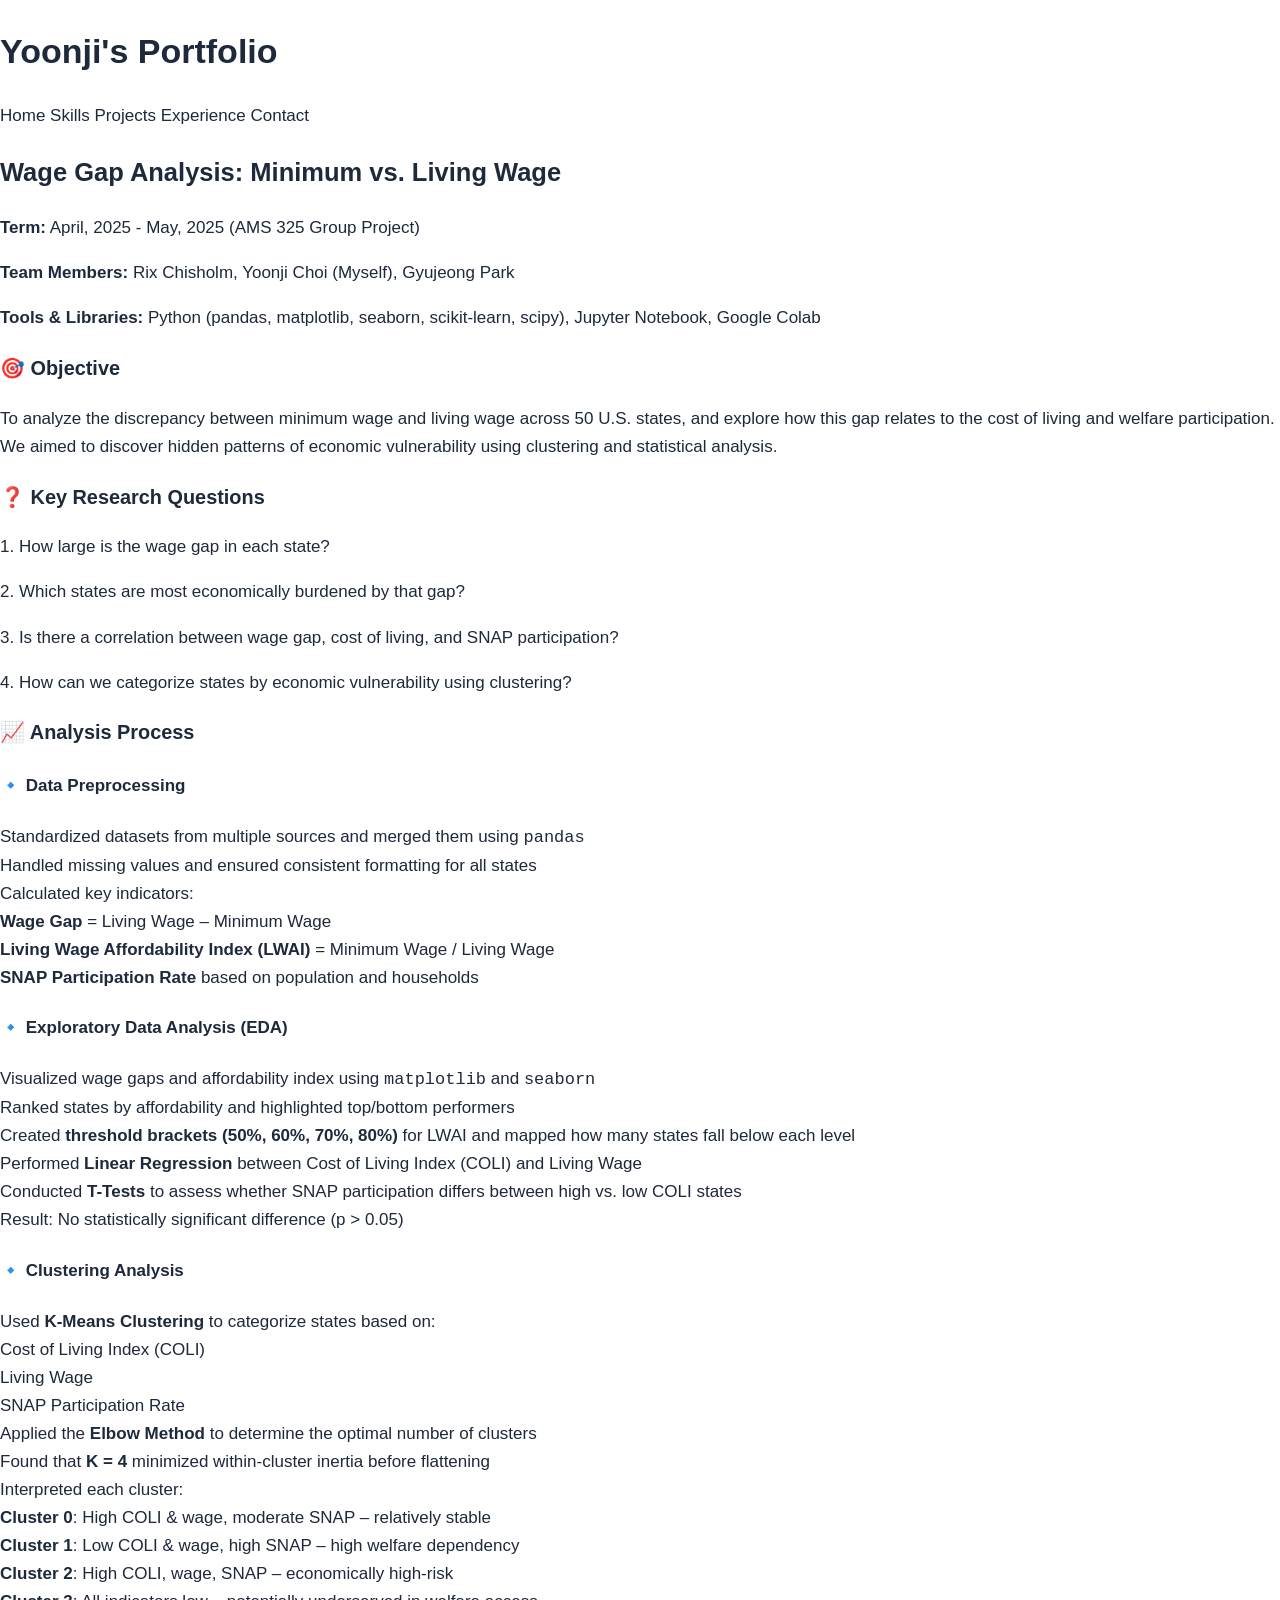
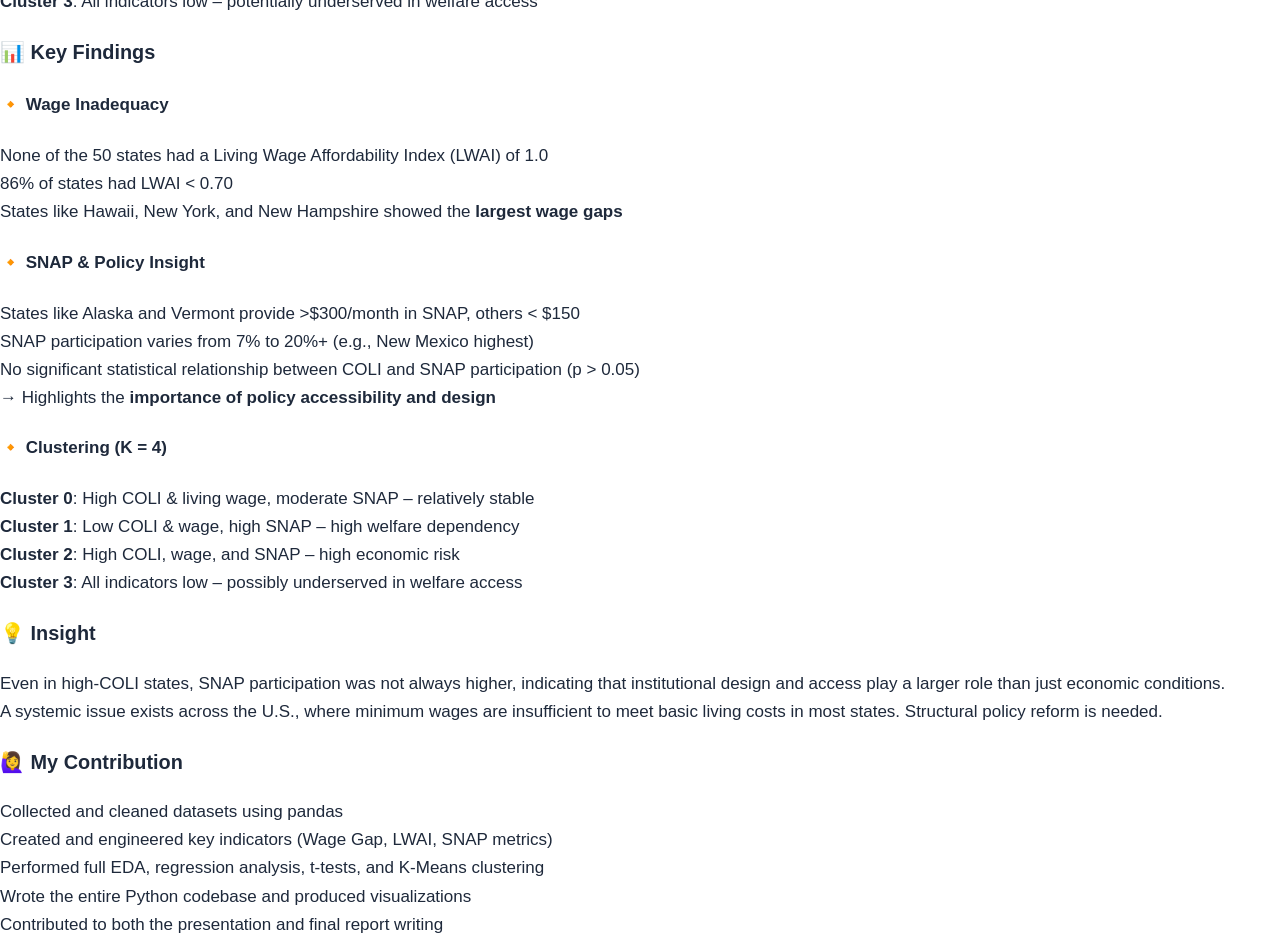
<file: project-wage-gap.html>
<!-- project-wage-gap.html -->
<!DOCTYPE html>
<html lang="en">

<head>
    <meta charset="UTF-8">
    <meta name="viewport" content="width=device-width, initial-scale=1.0">
    <title>Wage Gap Analysis</title>
    <link rel="stylesheet" href="style.css">
</head>

<body>
    <!-- 공통 헤더 (index.html과 동일하게 복사) -->
    <header class="header">
        <div class="container">
            <h1 class="logo">Yoonji's Portfolio</h1>
            <nav class="navbar">
                <a href="index.html#home">Home</a>
                <a href="index.html#skill" class="nav-button">Skills</a>
                <a href="index.html#projects" class="nav-button">Projects</a>
                <a href="index.html#experience" class="nav-button">Experience</a>
                <a href="index.html#contact" class="nav-button">Contact</a>
            </nav>
        </div>
    </header>

    <section class="project-detail">
        <h2>Wage Gap Analysis: Minimum vs. Living Wage</h2>

        <p><strong>Term:</strong> April, 2025 - May, 2025 (AMS 325 Group Project)</p>
        <p><strong>Team Members:</strong> Rix Chisholm, Yoonji Choi (Myself), Gyujeong Park</p>
        <p><strong>Tools & Libraries:</strong> Python (pandas, matplotlib, seaborn, scikit-learn, scipy), Jupyter
            Notebook, Google
            Colab</p>

        <h3>🎯 Objective</h3>
        <p>To analyze the discrepancy between minimum wage and living wage across 50 U.S. states, and explore how this
            gap relates
            to the cost of living and welfare participation. We aimed to discover hidden patterns of economic
            vulnerability using
            clustering and statistical analysis.</p>

        <h3>❓ Key Research Questions</h3>
        <p>1. How large is the wage gap in each state?</p>
        <p>2. Which states are most economically burdened by that gap?</p>
        <p>3. Is there a correlation between wage gap, cost of living, and SNAP participation?</p>
        <p>4. How can we categorize states by economic vulnerability using clustering?</p>

        <h3>📈 Analysis Process</h3>

        <h4>🔹 Data Preprocessing</h4>
        <ul>
            <li>Standardized datasets from multiple sources and merged them using <code>pandas</code></li>
            <li>Handled missing values and ensured consistent formatting for all states</li>
            <li>Calculated key indicators:
                <ul>
                    <li><strong>Wage Gap</strong> = Living Wage – Minimum Wage</li>
                    <li><strong>Living Wage Affordability Index (LWAI)</strong> = Minimum Wage / Living Wage</li>
                    <li><strong>SNAP Participation Rate</strong> based on population and households</li>
                </ul>
            </li>
        </ul>

        <h4>🔹 Exploratory Data Analysis (EDA)</h4>
        <ul>
            <li>Visualized wage gaps and affordability index using <code>matplotlib</code> and <code>seaborn</code></li>
            <li>Ranked states by affordability and highlighted top/bottom performers</li>
            <li>Created <strong>threshold brackets (50%, 60%, 70%, 80%)</strong> for LWAI and mapped how many states
                fall
                below each level</li>
            <li>Performed <strong>Linear Regression</strong> between Cost of Living Index (COLI) and Living Wage</li>
            <li>Conducted <strong>T-Tests</strong> to assess whether SNAP participation differs between high vs. low
                COLI
                states
                <ul>
                    <li>Result: No statistically significant difference (p &gt; 0.05)</li>
                </ul>
            </li>
        </ul>

        <h4>🔹 Clustering Analysis</h4>
        <ul>
            <li>Used <strong>K-Means Clustering</strong> to categorize states based on:
                <ul>
                    <li>Cost of Living Index (COLI)</li>
                    <li>Living Wage</li>
                    <li>SNAP Participation Rate</li>
                </ul>
            </li>
            <li>Applied the <strong>Elbow Method</strong> to determine the optimal number of clusters
                <ul>
                    <li>Found that <strong>K = 4</strong> minimized within-cluster inertia before flattening</li>
                </ul>
            </li>
            <li>Interpreted each cluster:
                <ul>
                    <li><strong>Cluster 0</strong>: High COLI & wage, moderate SNAP – relatively stable</li>
                    <li><strong>Cluster 1</strong>: Low COLI & wage, high SNAP – high welfare dependency</li>
                    <li><strong>Cluster 2</strong>: High COLI, wage, SNAP – economically high-risk</li>
                    <li><strong>Cluster 3</strong>: All indicators low – potentially underserved in welfare access</li>
                </ul>
            </li>
        </ul>

        <h3>📊 Key Findings</h3>

        <h4>🔸 Wage Inadequacy</h4>
        <ul>
            <li>None of the 50 states had a Living Wage Affordability Index (LWAI) of 1.0</li>
            <li>86% of states had LWAI &lt; 0.70</li>
            <li>States like Hawaii, New York, and New Hampshire showed the <strong>largest wage gaps</strong></li>
        </ul>

        <h4>🔸 SNAP & Policy Insight</h4>
        <ul>
            <li>States like Alaska and Vermont provide &gt;$300/month in SNAP, others &lt; $150</li>
            <li>SNAP participation varies from 7% to 20%+ (e.g., New Mexico highest)</li>
            <li>No significant statistical relationship between COLI and SNAP participation (p &gt; 0.05)</li>
            <li>→ Highlights the <strong>importance of policy accessibility and design</strong></li>
        </ul>

        <h4>🔸 Clustering (K = 4)</h4>
        <ul>
            <li><strong>Cluster 0</strong>: High COLI & living wage, moderate SNAP – relatively stable</li>
            <li><strong>Cluster 1</strong>: Low COLI & wage, high SNAP – high welfare dependency</li>
            <li><strong>Cluster 2</strong>: High COLI, wage, and SNAP – high economic risk</li>
            <li><strong>Cluster 3</strong>: All indicators low – possibly underserved in welfare access</li>
        </ul>

        <h3>💡 Insight</h3>
        <ul>
            <li>Even in high-COLI states, SNAP participation was not always higher, indicating that institutional design
                and access play
                a larger role than just economic conditions.</li>
            <li>A systemic issue exists across the U.S., where minimum wages are insufficient to meet basic living costs
                in most states.
                Structural policy reform is needed.</li>
        </ul>

        <h3>🙋‍♀️ My Contribution</h3>
        <ul>
            <li>Collected and cleaned datasets using pandas</li>
            <li>Created and engineered key indicators (Wage Gap, LWAI, SNAP metrics)</li>
            <li>Performed full EDA, regression analysis, t-tests, and K-Means clustering</li>
            <li>Wrote the entire Python codebase and produced visualizations</li>
            <li>Contributed to both the presentation and final report writing</li>
        </ul>
    </section>
</body>

</html>
</file>
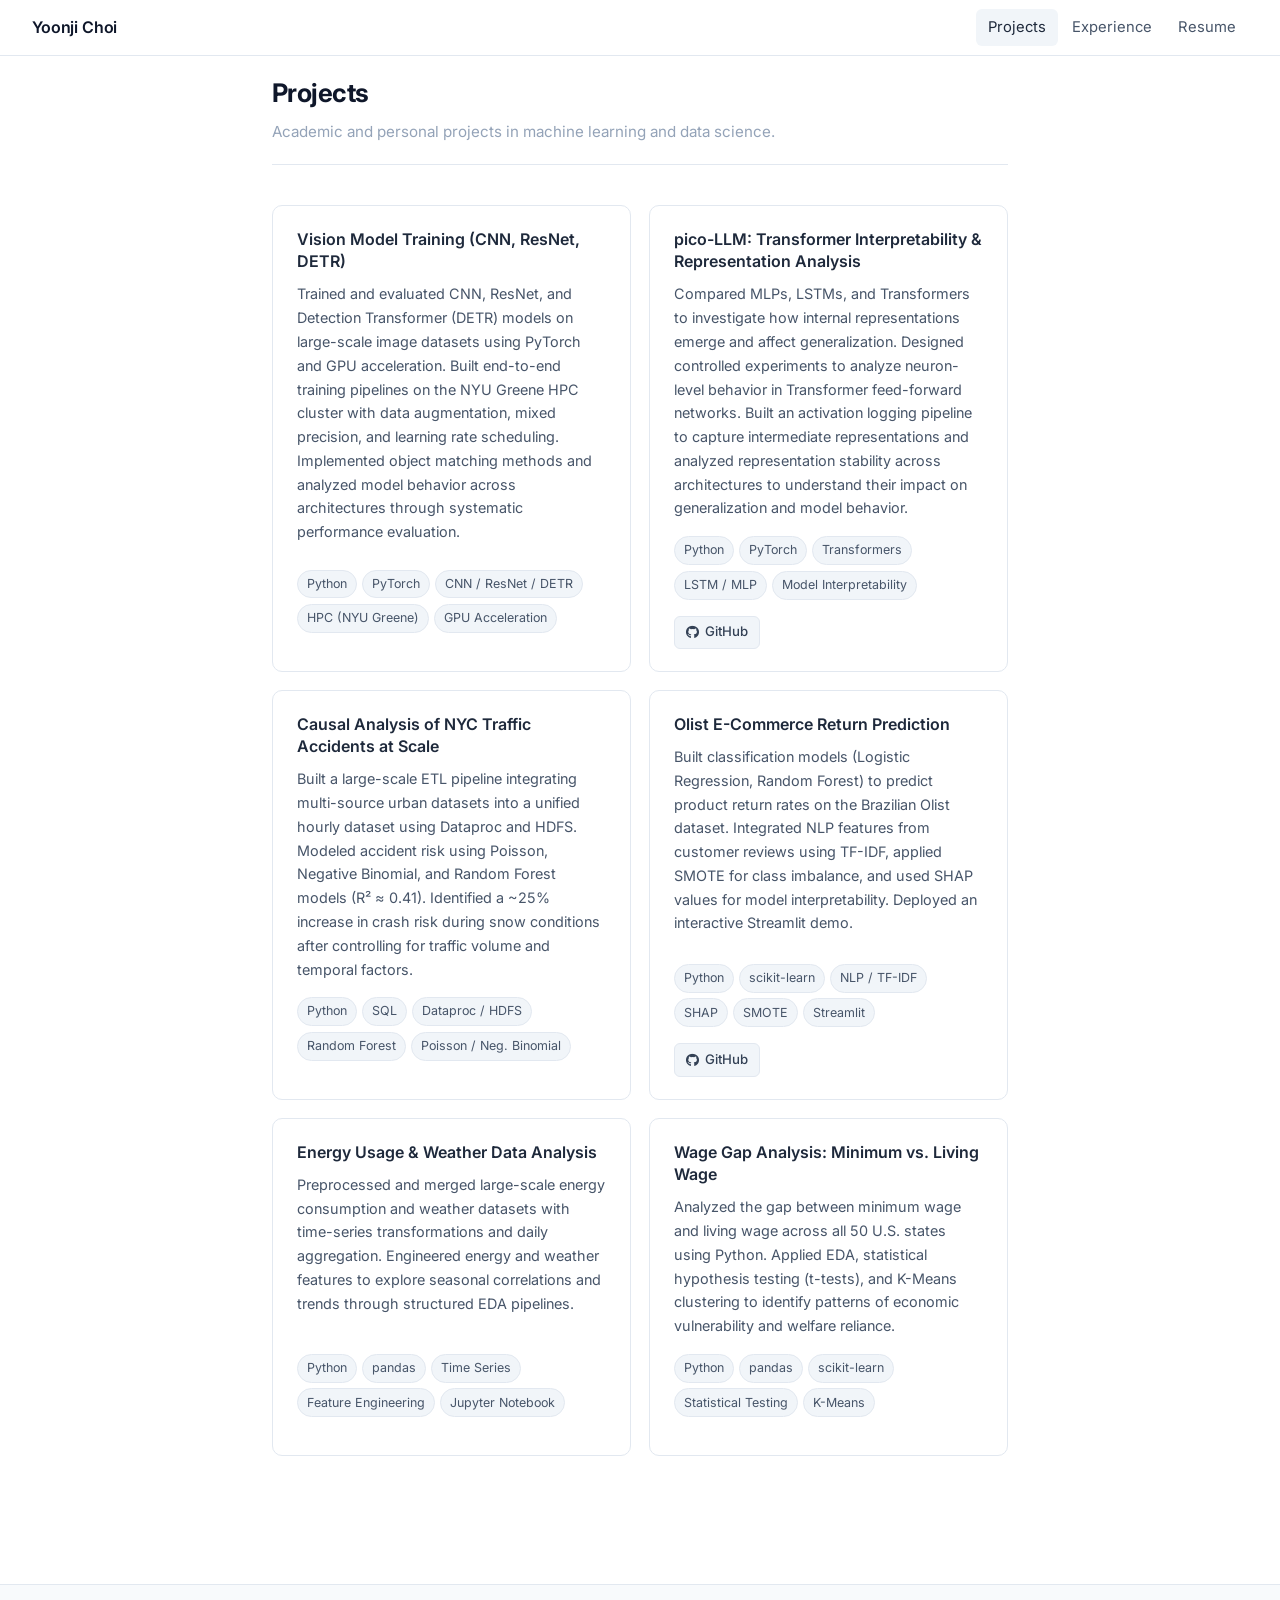
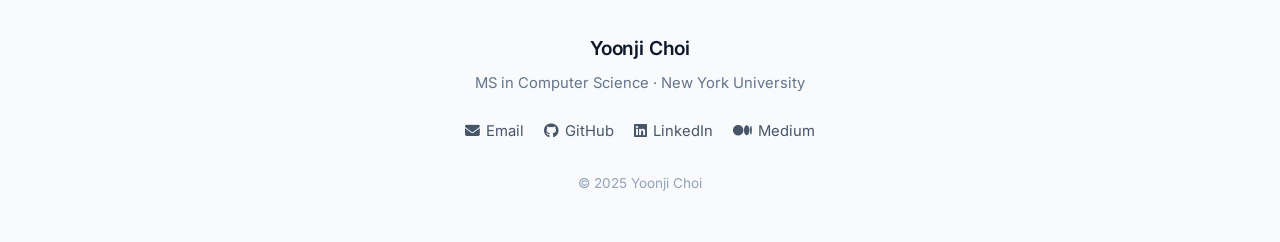
<file: projects.html>
<!DOCTYPE html>
<html lang="en">

<head>
  <meta charset="UTF-8">
  <meta name="viewport" content="width=device-width, initial-scale=1.0">
  <title>Projects — Yoonji Choi</title>
  <link rel="stylesheet" href="style.css">
  <link rel="preconnect" href="https://fonts.googleapis.com">
  <link rel="preconnect" href="https://fonts.gstatic.com" crossorigin>
  <link href="https://fonts.googleapis.com/css2?family=Inter:wght@400;500;600;700&display=swap" rel="stylesheet">
  <link rel="stylesheet" href="https://cdnjs.cloudflare.com/ajax/libs/font-awesome/6.4.0/css/all.min.css">
</head>

<body>

  <!-- ── Navigation ── -->
  <header class="topbar">
    <a href="index.html" class="topbar-brand">Yoonji Choi</a>
    <nav class="topbar-nav">
      <a href="projects.html">Projects</a>
      <a href="experience.html">Experience</a>
      <a href="Resume.pdf" target="_blank">Resume</a>
    </nav>
    <button class="menu-toggle" id="menuToggle" aria-label="Open menu">
      <i class="fas fa-bars"></i>
    </button>
  </header>

  <!-- ── Content ── -->
  <main class="page">

    <div class="page-header">
      <h1 class="page-title">Projects</h1>
      <p class="page-desc">Academic and personal projects in machine learning and data science.</p>
    </div>

    <!-- Projects -->
    <div class="projects-block">
      <div class="projects-grid">

        <!-- Vision -->
        <article class="project-card">
          <h2 class="project-card-title">Vision Model Training (CNN, ResNet, DETR)</h2>
          <p class="project-card-summary">
            Trained and evaluated CNN, ResNet, and Detection Transformer (DETR) models on large-scale image datasets
            using PyTorch and GPU acceleration. Built end-to-end training pipelines on the NYU Greene HPC cluster with
            data augmentation, mixed precision, and learning rate scheduling. Implemented object matching methods and
            analyzed model behavior across architectures through systematic performance evaluation.
          </p>
          <div class="project-card-tags">
            <span class="tag">Python</span>
            <span class="tag">PyTorch</span>
            <span class="tag">CNN / ResNet / DETR</span>
            <span class="tag">HPC (NYU Greene)</span>
            <span class="tag">GPU Acceleration</span>
          </div>
          <div class="project-card-links">
            <!-- no public repo yet -->
          </div>
        </article>

        <!-- Transformer -->
        <article class="project-card">
          <h2 class="project-card-title">pico-LLM: Transformer Interpretability & Representation Analysis</h2>
          <p class="project-card-summary">
            Compared MLPs, LSTMs, and Transformers to investigate how internal representations emerge and affect
            generalization. Designed controlled experiments to analyze neuron-level behavior in Transformer feed-forward
            networks. Built an activation logging pipeline to capture intermediate representations and analyzed
            representation stability across architectures to understand their impact on generalization and model
            behavior.
          </p>
          <div class="project-card-tags">
            <span class="tag">Python</span>
            <span class="tag">PyTorch</span>
            <span class="tag">Transformers</span>
            <span class="tag">LSTM / MLP</span>
            <span class="tag">Model Interpretability</span>
          </div>
          <div class="project-card-links">
            <a href="https://github.com/yoonjichoi0815/pico-llm-ffn-analysis" class="link-btn github" target="_blank"
              rel="noopener">
              <i class="fab fa-github"></i> GitHub
            </a>
          </div>
        </article>

        <!-- Traffic -->
        <article class="project-card">
          <h2 class="project-card-title">Causal Analysis of NYC Traffic Accidents at Scale</h2>
          <p class="project-card-summary">
            Built a large-scale ETL pipeline integrating multi-source urban datasets into a unified hourly dataset using
            Dataproc and HDFS. Modeled accident risk using Poisson, Negative Binomial, and Random Forest models (R² ≈
            0.41). Identified a ~25% increase in crash risk during snow conditions after controlling for traffic volume
            and temporal factors.
          </p>
          <div class="project-card-tags">
            <span class="tag">Python</span>
            <span class="tag">SQL</span>
            <span class="tag">Dataproc / HDFS</span>
            <span class="tag">Random Forest</span>
            <span class="tag">Poisson / Neg. Binomial</span>
          </div>
          <div class="project-card-links">
            <!-- no public repo yet -->
          </div>
        </article>

        <!-- Olist -->
        <article class="project-card">
          <h2 class="project-card-title">Olist E-Commerce Return Prediction</h2>
          <p class="project-card-summary">
            Built classification models (Logistic Regression, Random Forest) to predict product
            return rates on the Brazilian Olist dataset. Integrated NLP features from customer
            reviews using TF-IDF, applied SMOTE for class imbalance, and used SHAP values for
            model interpretability. Deployed an interactive Streamlit demo.
          </p>
          <div class="project-card-tags">
            <span class="tag">Python</span>
            <span class="tag">scikit-learn</span>
            <span class="tag">NLP / TF-IDF</span>
            <span class="tag">SHAP</span>
            <span class="tag">SMOTE</span>
            <span class="tag">Streamlit</span>
          </div>
          <div class="project-card-links">
            <a href="https://github.com/yoonjichoi0815/olist-return-analysis" class="link-btn github" target="_blank"
              rel="noopener">
              <i class="fab fa-github"></i> GitHub
            </a>
          </div>
        </article>

        <!-- Energy Usage -->
        <article class="project-card">
          <h2 class="project-card-title">Energy Usage &amp; Weather Data Analysis</h2>
          <p class="project-card-summary">
            Preprocessed and merged large-scale energy consumption and weather datasets with
            time-series transformations and daily aggregation. Engineered energy and weather
            features to explore seasonal correlations and trends through structured EDA pipelines.
          </p>
          <div class="project-card-tags">
            <span class="tag">Python</span>
            <span class="tag">pandas</span>
            <span class="tag">Time Series</span>
            <span class="tag">Feature Engineering</span>
            <span class="tag">Jupyter Notebook</span>
          </div>
          <div class="project-card-links">
            <!-- no public repo yet -->
          </div>
        </article>

        <!-- Wage Gap -->
        <article class="project-card">
          <h2 class="project-card-title">Wage Gap Analysis: Minimum vs. Living Wage</h2>
          <p class="project-card-summary">
            Analyzed the gap between minimum wage and living wage across all 50 U.S. states
            using Python. Applied EDA, statistical hypothesis testing (t-tests), and K-Means
            clustering to identify patterns of economic vulnerability and welfare reliance.
          </p>
          <div class="project-card-tags">
            <span class="tag">Python</span>
            <span class="tag">pandas</span>
            <span class="tag">scikit-learn</span>
            <span class="tag">Statistical Testing</span>
            <span class="tag">K-Means</span>
          </div>
          <div class="project-card-links">
            <!-- no public repo yet -->
          </div>
        </article>

      </div>
    </div>

  </main>

  <!-- ── Footer ── -->
  <footer class="footer" id="contact">
    <div class="footer-inner">
      <p class="footer-heading">Yoonji Choi</p>
      <p class="footer-sub">MS in Computer Science &middot; New York University</p>
      <div class="footer-links">
        <a href="mailto:yoonjichoi0815@gmail.com"><i class="fas fa-envelope"></i> Email</a>
        <a href="https://github.com/yoonjichoi0815" target="_blank" rel="noopener"><i class="fab fa-github"></i>
          GitHub</a>
        <a href="https://www.linkedin.com/in/yoonjichoi/" target="_blank" rel="noopener"><i class="fab fa-linkedin"></i>
          LinkedIn</a>
        <a href="#" target="_blank" rel="noopener"><i class="fab fa-medium"></i> Medium</a>
      </div>
      <p class="footer-copy">&copy; 2025 Yoonji Choi</p>
    </div>
  </footer>

  <script src="script.js"></script>
</body>

</html>
</file>
<file: style.css>
/* ============================================================
   BASE & RESET
   ============================================================ */
*,
*::before,
*::after {
  box-sizing: border-box;
}

html {
  scroll-behavior: smooth;
}

body {
  margin: 0;
  font-family: 'Inter', -apple-system, BlinkMacSystemFont, 'Segoe UI', Helvetica, Arial, sans-serif;
  background: #ffffff;
  color: #1e293b;
  font-size: 17px;
  line-height: 1.65;
  -webkit-font-smoothing: antialiased;
}

a {
  color: inherit;
  text-decoration: none;
}

a:hover {
  text-decoration: none;
}

ul,
ol {
  margin: 0;
  padding: 0;
}

/* ============================================================
   NAVIGATION
   ============================================================ */
.topbar {
  position: fixed;
  top: 0;
  left: 0;
  right: 0;
  height: 56px;
  background: #ffffff;
  border-bottom: 1px solid #e2e8f0;
  display: flex;
  align-items: center;
  justify-content: space-between;
  padding: 0 2rem;
  z-index: 200;
}

.topbar-brand {
  font-weight: 600;
  font-size: 1rem;
  color: #0f172a;
  text-decoration: none;
  letter-spacing: -0.01em;
}

.topbar-nav {
  display: flex;
  align-items: center;
  gap: 0.125rem;
  list-style: none;
}

.topbar-nav a {
  font-size: 0.925rem;
  color: #475569;
  text-decoration: none;
  padding: 0.375rem 0.75rem;
  border-radius: 0.375rem;
  transition: all 0.15s;
}

.topbar-nav a:hover,
.topbar-nav a.active {
  color: #1e293b;
  background: #f1f5f9;
  text-decoration: none;
}

.menu-toggle {
  display: none;
  background: none;
  border: none;
  cursor: pointer;
  font-size: 1.2rem;
  color: #475569;
  padding: 0.25rem;
  line-height: 1;
}

/* ============================================================
   HOMEPAGE HERO (TWO-COLUMN)
   ============================================================ */
.hero {
  max-width: 980px;
  margin: 0 auto;
  padding: 5.5rem 2rem 5rem;
  display: flex;
  gap: 4rem;
  align-items: flex-start;
}

.hero-left {
  flex: 1;
  min-width: 0;
}

.hero-left h1 {
  font-size: 2.15rem;
  font-weight: 700;
  color: #0f172a;
  margin: 0 0 0.4rem;
  letter-spacing: -0.03em;
}

.hero-affiliation {
  font-size: 1rem;
  color: #64748b;
  margin: 0 0 1.75rem;
}

.hero-bio {
  font-size: 1rem;
  color: #334155;
  line-height: 1.75;
  margin: 0 0 2rem;
}

.hero-section-label {
  font-size: 0.78rem;
  font-weight: 600;
  text-transform: uppercase;
  letter-spacing: 0.09em;
  color: #94a3b8;
  margin: 0 0 0.625rem;
}

.interests-list {
  list-style: none;
  display: flex;
  flex-wrap: wrap;
  gap: 0.5rem;
  margin: 0 0 2rem;
}

.interests-list li {
  font-size: 0.875rem;
  background: #eff6ff;
  color: #1d4ed8;
  padding: 0.25rem 0.75rem;
  border-radius: 999px;
  border: 1px solid #bfdbfe;
}

.current-work-text {
  font-size: 1rem;
  color: #334155;
  line-height: 1.75;
  margin: 0;
}

.prof-link {
  color: #2563eb;
  text-decoration: none;
}

.prof-link:hover {
  text-decoration: underline;
}

/* ============================================================
   PROFILE CARD (right panel on homepage)
   ============================================================ */
.profile-card {
  width: 236px;
  flex-shrink: 0;
  position: sticky;
  top: calc(56px + 2rem);
  align-self: flex-start;
  background: #f8fafc;
  border: 1px solid #e2e8f0;
  border-radius: 0.75rem;
  padding: 1.75rem 1.375rem;
  text-align: center;
}

.profile-photo {
  width: 170px;
  height: 170px;
  border-radius: 50%;
  background: linear-gradient(135deg, #93c5fd 0%, #6366f1 100%);
  display: flex;
  align-items: center;
  justify-content: center;
  margin: 0 auto 0.875rem;
  overflow: hidden;
}

.profile-photo img {
  width: 170px;
  height: 170px;
  border-radius: 50%;
  object-fit: cover;
  display: block;
}

.photo-initials {
  font-size: 1.5rem;
  font-weight: 600;
  color: #fff;
  letter-spacing: -0.02em;
  user-select: none;
}

.profile-name {
  font-weight: 600;
  font-size: 0.975rem;
  color: #1e293b;
  margin-bottom: 0.3rem;
}

.profile-title {
  font-size: 0.825rem;
  color: #64748b;
  line-height: 1.5;
  margin-bottom: 1.375rem;
}

.profile-links {
  display: flex;
  flex-direction: column;
  gap: 0.25rem;
  text-align: left;
}

.profile-link {
  display: flex;
  align-items: center;
  gap: 0.6rem;
  font-size: 0.85rem;
  color: #475569;
  text-decoration: none;
  padding: 0.375rem 0.5rem;
  border-radius: 0.375rem;
  transition: all 0.15s;
  min-width: 0;
}

.profile-link:hover {
  background: #e2e8f0;
  color: #1e293b;
  text-decoration: none;
}

.profile-link i {
  width: 15px;
  font-size: 0.875rem;
  color: #64748b;
  flex-shrink: 0;
  text-align: center;
}

.profile-link span {
  overflow: hidden;
  text-overflow: ellipsis;
  white-space: nowrap;
}

/* ============================================================
   PAGE WRAPPER (projects, experience)
   ============================================================ */
.page {
  max-width: 800px;
  margin: 0 auto;
  padding: 4.5rem 2rem 5rem;
}

.page-header {
  margin-bottom: 2.5rem;
  padding-bottom: 1.25rem;
  border-bottom: 1px solid #e2e8f0;
}

.page-title {
  font-size: 1.6rem;
  font-weight: 700;
  color: #0f172a;
  margin: 0 0 0.3rem;
  letter-spacing: -0.02em;
}

.page-desc {
  font-size: 0.95rem;
  color: #94a3b8;
  margin: 0;
}

/* section label used within pages */
.section-label {
  font-size: 0.78rem;
  font-weight: 600;
  text-transform: uppercase;
  letter-spacing: 0.09em;
  color: #94a3b8;
  margin: 0 0 1.125rem;
}

/* ============================================================
   PROJECTS PAGE
   ============================================================ */
.projects-block {
  margin-bottom: 3rem;
}

.projects-grid {
  display: grid;
  grid-template-columns: repeat(auto-fill, minmax(330px, 1fr));
  gap: 1.125rem;
}

.project-card {
  border: 1px solid #e2e8f0;
  border-radius: 0.625rem;
  padding: 1.375rem 1.5rem;
  background: #fff;
  transition: box-shadow 0.2s, border-color 0.2s, transform 0.2s;
  display: flex;
  flex-direction: column;
}

.project-card:hover {
  box-shadow: 0 4px 18px rgba(0, 0, 0, 0.07);
  border-color: #cbd5e1;
  transform: translateY(-2px);
}

.project-card-title {
  font-size: 1rem;
  font-weight: 600;
  color: #1e293b;
  margin: 0 0 0.6rem;
  line-height: 1.4;
}

.project-card-summary {
  font-size: 0.9rem;
  color: #475569;
  line-height: 1.65;
  margin: 0 0 1rem;
  flex: 1;
}

.project-card-tags {
  display: flex;
  flex-wrap: wrap;
  gap: 0.35rem;
  margin-bottom: 1rem;
}

.tag {
  font-size: 0.78rem;
  background: #f1f5f9;
  color: #475569;
  padding: 0.2rem 0.55rem;
  border-radius: 999px;
  border: 1px solid #e2e8f0;
}

.project-card-links {
  display: flex;
  flex-wrap: wrap;
  gap: 0.5rem;
  margin-top: auto;
}

.link-btn {
  font-size: 0.825rem;
  padding: 0.3rem 0.7rem;
  border-radius: 0.375rem;
  text-decoration: none;
  font-weight: 500;
  transition: all 0.15s;
  display: inline-flex;
  align-items: center;
  gap: 0.35rem;
  border: 1px solid transparent;
}

.link-btn:hover {
  text-decoration: none;
}

.link-btn.github {
  background: #f1f5f9;
  color: #334155;
  border-color: #e2e8f0;
}

.link-btn.github:hover {
  background: #e2e8f0;
  color: #0f172a;
}

.link-btn.report {
  background: #eff6ff;
  color: #1d4ed8;
  border-color: #bfdbfe;
}

.link-btn.report:hover {
  background: #dbeafe;
}

.link-btn.demo {
  background: #f0fdf4;
  color: #15803d;
  border-color: #bbf7d0;
}

.link-btn.demo:hover {
  background: #dcfce7;
}

.link-btn.blog {
  background: #faf5ff;
  color: #7e22ce;
  border-color: #e9d5ff;
}

.link-btn.blog:hover {
  background: #f3e8ff;
}

.link-btn.poster {
  background: #fff7ed;
  color: #c2410c;
  border-color: #fed7aa;
}

.link-btn.poster:hover {
  background: #ffedd5;
}

/* ============================================================
   EXPERIENCE PAGE
   ============================================================ */
.edu-block {
  margin-bottom: 3rem;
}

.edu-items {
  display: flex;
  flex-direction: column;
  gap: 0.875rem;
}

.edu-item {
  padding: 1.25rem 1.5rem;
  border: 1px solid #e2e8f0;
  border-radius: 0.625rem;
  display: grid;
  grid-template-columns: 1fr auto;
  row-gap: 0.2rem;
  column-gap: 1rem;
}

.edu-school {
  font-weight: 600;
  font-size: 1rem;
  color: #1e293b;
  grid-column: 1;
}

.edu-period {
  font-size: 0.85rem;
  color: #94a3b8;
  grid-column: 2;
  white-space: nowrap;
  text-align: right;
  padding-top: 0.15rem;
}

.edu-degree {
  font-size: 0.925rem;
  color: #475569;
  grid-column: 1 / -1;
}

.exp-block {
  margin-bottom: 3rem;
}

.exp-list {
  display: flex;
  flex-direction: column;
}

.exp-item {
  padding: 1.5rem 0;
  border-bottom: 1px solid #f1f5f9;
}

.exp-item:first-child {
  border-top: 1px solid #f1f5f9;
}

.exp-header {
  display: flex;
  justify-content: space-between;
  align-items: baseline;
  gap: 1rem;
  margin-bottom: 0.15rem;
}

.exp-role {
  font-weight: 600;
  font-size: 1rem;
  color: #1e293b;
}

.exp-period {
  font-size: 0.85rem;
  color: #94a3b8;
  white-space: nowrap;
  flex-shrink: 0;
}

.exp-org {
  font-size: 0.925rem;
  color: #2563eb;
  margin-bottom: 0.2rem;
}

.exp-location {
  font-size: 0.85rem;
  color: #94a3b8;
  margin-bottom: 0.75rem;
}

.exp-advisor {
  font-size: 0.875rem;
  color: #475569;
  margin-bottom: 0.75rem;
}

.exp-bullets {
  list-style: disc;
  padding-left: 1.25rem;
  margin: 0 0 0.875rem;
}

.exp-bullets li {
  font-size: 0.925rem;
  color: #475569;
  line-height: 1.65;
  margin-bottom: 0.375rem;
}

.exp-tags {
  display: flex;
  flex-wrap: wrap;
  gap: 0.35rem;
}

/* ============================================================
   FOOTER / CONTACT
   ============================================================ */
.footer {
  border-top: 1px solid #e2e8f0;
  background: #f8fafc;
  padding: 3rem 2rem;
  scroll-margin-top: 56px;
}

.footer-inner {
  max-width: 800px;
  margin: 0 auto;
  text-align: center;
}

.footer-heading {
  font-size: 1.2rem;
  font-weight: 600;
  color: #0f172a;
  margin: 0 0 0.375rem;
  letter-spacing: -0.01em;
}

.footer-sub {
  font-size: 0.925rem;
  color: #64748b;
  margin: 0 0 1.5rem;
}

.footer-links {
  display: flex;
  justify-content: center;
  flex-wrap: wrap;
  gap: 1.25rem;
  margin-bottom: 1.75rem;
}

.footer-links a {
  font-size: 0.925rem;
  color: #475569;
  text-decoration: none;
  display: inline-flex;
  align-items: center;
  gap: 0.4rem;
  transition: color 0.15s;
}

.footer-links a:hover {
  color: #1e293b;
  text-decoration: none;
}

.footer-links a i {
  font-size: 0.925rem;
}

.footer-copy {
  font-size: 0.85rem;
  color: #94a3b8;
  margin: 0;
}

/* ============================================================
   RESPONSIVE
   ============================================================ */
@media (max-width: 800px) {
  .hero {
    flex-direction: column-reverse;
    padding: 4rem 1.5rem 3.5rem;
    gap: 2rem;
  }

  .profile-card {
    width: 100%;
    position: static;
    display: flex;
    flex-direction: row;
    gap: 1.25rem;
    text-align: left;
    padding: 1.25rem 1.375rem;
    align-items: flex-start;
  }

  .profile-photo {
    width: 64px;
    height: 64px;
    flex-shrink: 0;
    margin: 0;
  }

  .photo-initials {
    font-size: 1.1rem;
  }

  .profile-card-body {
    flex: 1;
    min-width: 0;
  }

  .profile-name {
    text-align: left;
  }

  .profile-title {
    text-align: left;
  }

  .profile-links {
    text-align: left;
  }

  .topbar-nav {
    display: none;
    flex-direction: column;
    position: absolute;
    top: 56px;
    left: 0;
    right: 0;
    background: #fff;
    border-bottom: 1px solid #e2e8f0;
    padding: 0.625rem 1.25rem;
    gap: 0.125rem;
  }

  .topbar-nav.open {
    display: flex;
  }

  .menu-toggle {
    display: block;
  }

  .page {
    padding: 4rem 1.5rem 3.5rem;
  }

  .projects-grid {
    grid-template-columns: 1fr;
  }

  .edu-item {
    grid-template-columns: 1fr;
  }

  .edu-period {
    text-align: left;
    grid-column: 1;
  }

  .exp-header {
    flex-direction: column;
    gap: 0.1rem;
  }
}

@media (max-width: 480px) {
  .topbar {
    padding: 0 1.25rem;
  }

  .hero {
    padding: 3.5rem 1.25rem 3rem;
  }

  .page {
    padding: 3.5rem 1.25rem 3rem;
  }
}
</file>
